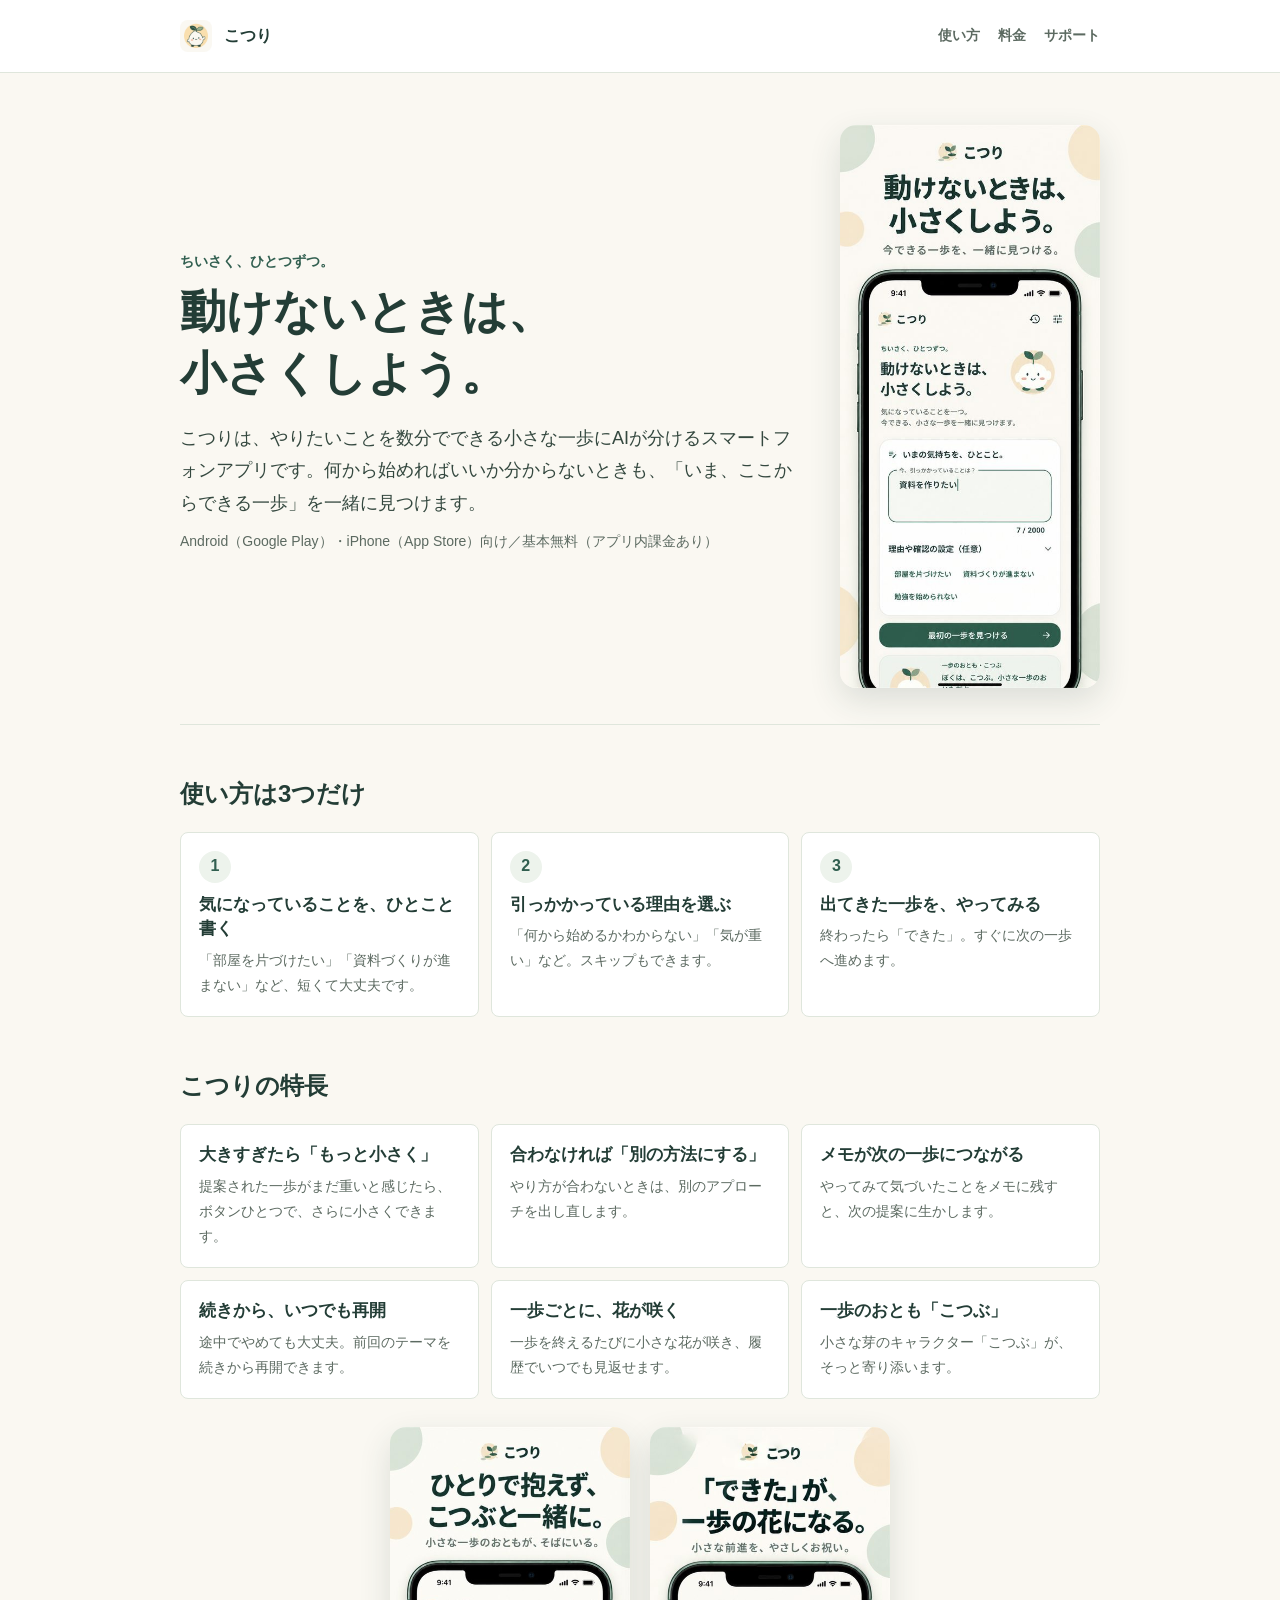
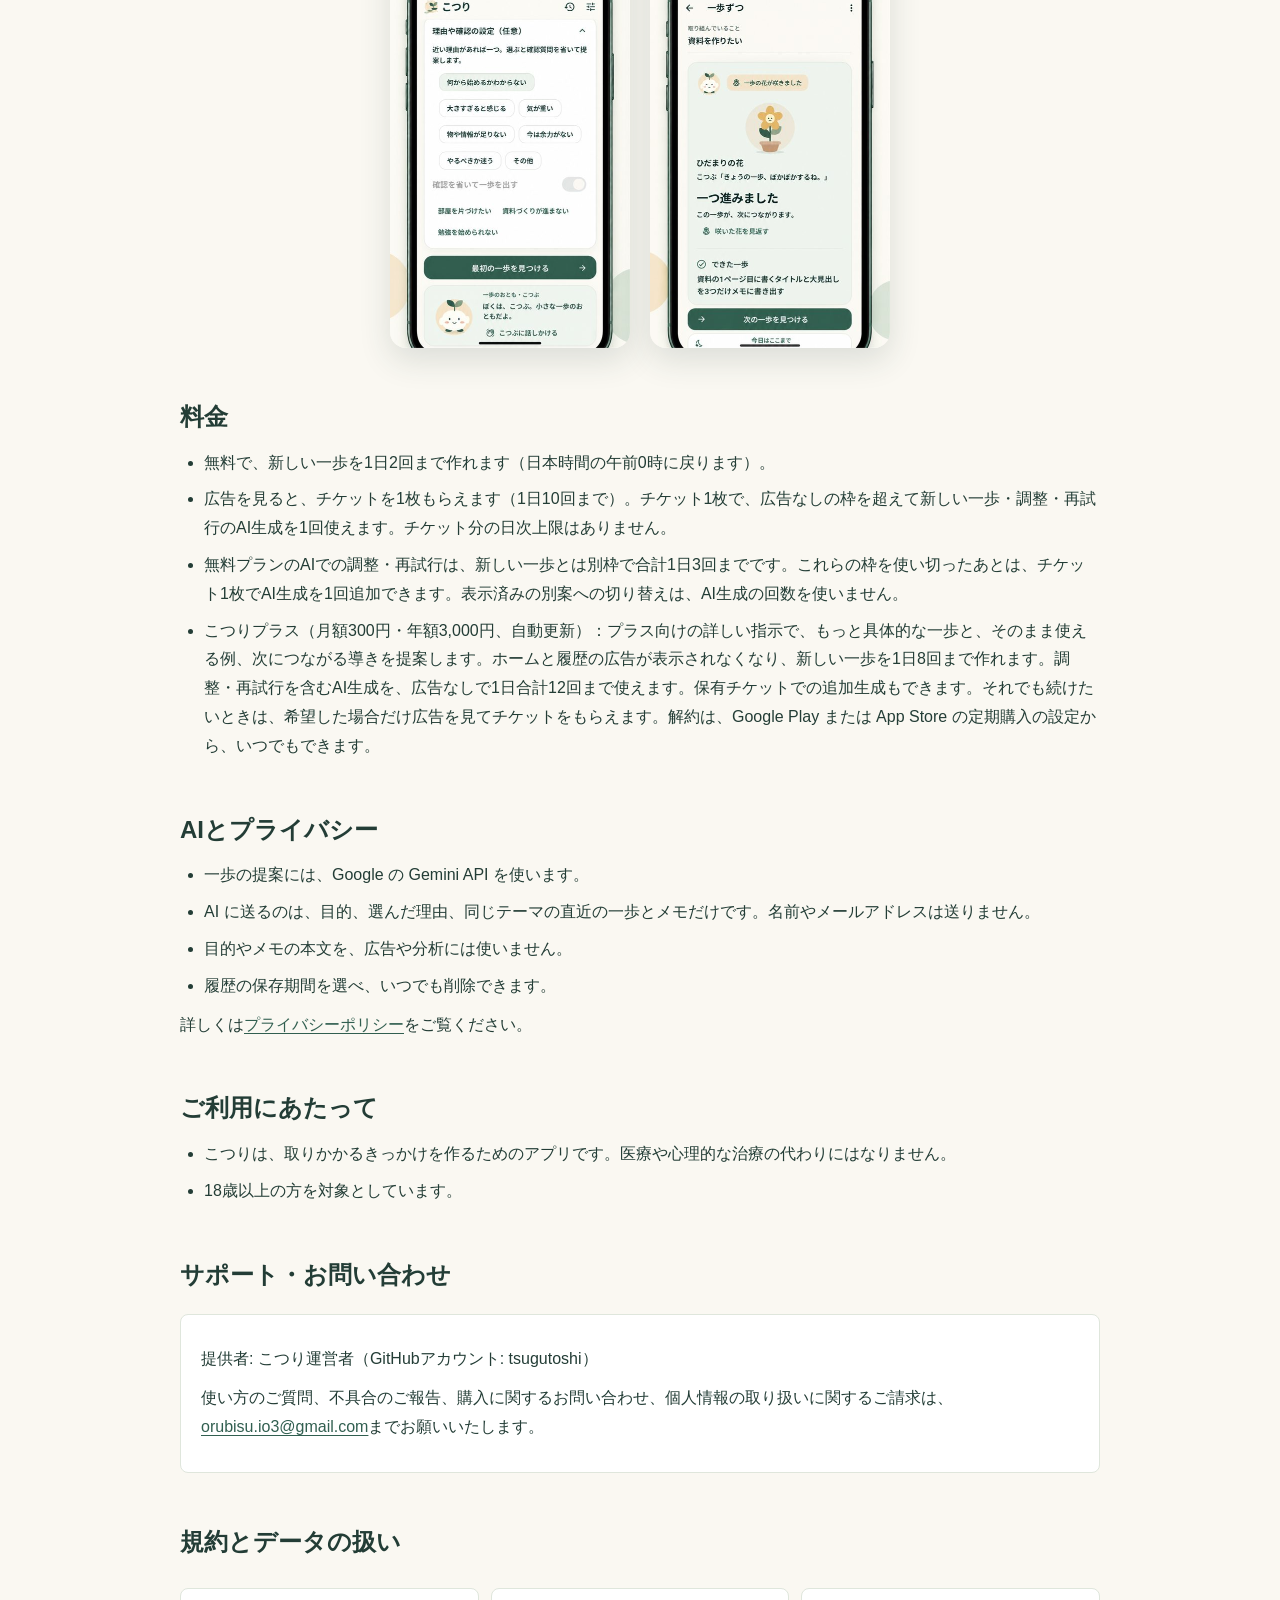
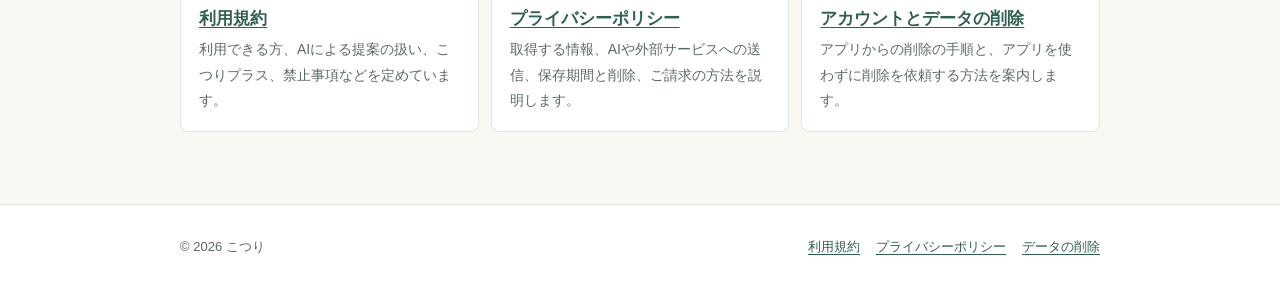
<file: index.html>
<!doctype html>
<html lang="ja">
  <head>
    <meta charset="utf-8">
    <meta name="viewport" content="width=device-width, initial-scale=1">
    <meta name="description" content="こつりは、やりたいことを数分でできる小さな一歩にAIが分けるスマートフォンアプリです。動けない日も、いまここからできる一歩を一緒に見つけます。">
    <title>こつり - 小さな一歩を見つけるアプリ</title>
    <meta property="og:title" content="こつり - 小さな一歩を見つけるアプリ">
    <meta property="og:description" content="動けないときは、小さくしよう。やりたいことを、数分でできる小さな一歩にAIが分けます。">
    <meta property="og:type" content="website">
    <meta property="og:url" content="https://tsugutoshi.github.io/kotsuri-legal/">
    <meta property="og:image" content="https://tsugutoshi.github.io/kotsuri-legal/assets/kotsuri-icon.png">
    <link rel="icon" href="assets/kotsuri-icon.png">
    <link rel="apple-touch-icon" href="assets/kotsuri-icon.png">
    <link rel="stylesheet" href="assets/legal.css">
  </head>
  <body>
    <header class="site-header">
      <div class="header-inner">
        <a class="brand" href="index.html" aria-label="こつり トップ">
          <img class="brand-icon" src="assets/kotsuri-icon.png" alt="" width="32" height="32">
          <span>こつり</span>
        </a>
        <nav class="site-nav" aria-label="ページ内">
          <a href="#how">使い方</a>
          <a href="#pricing">料金</a>
          <a href="#support">サポート</a>
        </nav>
      </div>
    </header>

    <main class="page">
      <section class="hero">
        <div class="hero-text">
          <p class="eyebrow">ちいさく、ひとつずつ。</p>
          <h1>動けないときは、<br>小さくしよう。</h1>
          <p class="lead">こつりは、やりたいことを数分でできる小さな一歩にAIが分けるスマートフォンアプリです。何から始めればいいか分からないときも、「いま、ここからできる一歩」を一緒に見つけます。</p>
          <p class="platforms">Android（Google Play）・iPhone（App Store）向け／基本無料（アプリ内課金あり）</p>
        </div>
        <img class="hero-screen" src="assets/screen-small-step.jpg" alt="こつりのホーム画面。気になっていることを一言入力して、最初の一歩を見つける" width="480" height="1039">
      </section>

      <section class="legal-section" id="how">
        <h2>使い方は3つだけ</h2>
        <ol class="steps">
          <li>
            <h3>気になっていることを、ひとこと書く</h3>
            <p>「部屋を片づけたい」「資料づくりが進まない」など、短くて大丈夫です。</p>
          </li>
          <li>
            <h3>引っかかっている理由を選ぶ</h3>
            <p>「何から始めるかわからない」「気が重い」など。スキップもできます。</p>
          </li>
          <li>
            <h3>出てきた一歩を、やってみる</h3>
            <p>終わったら「できた」。すぐに次の一歩へ進めます。</p>
          </li>
        </ol>
      </section>

      <section class="legal-section" id="features">
        <h2>こつりの特長</h2>
        <div class="feature-grid">
          <div class="feature">
            <h3>大きすぎたら「もっと小さく」</h3>
            <p>提案された一歩がまだ重いと感じたら、ボタンひとつで、さらに小さくできます。</p>
          </div>
          <div class="feature">
            <h3>合わなければ「別の方法にする」</h3>
            <p>やり方が合わないときは、別のアプローチを出し直します。</p>
          </div>
          <div class="feature">
            <h3>メモが次の一歩につながる</h3>
            <p>やってみて気づいたことをメモに残すと、次の提案に生かします。</p>
          </div>
          <div class="feature">
            <h3>続きから、いつでも再開</h3>
            <p>途中でやめても大丈夫。前回のテーマを続きから再開できます。</p>
          </div>
          <div class="feature">
            <h3>一歩ごとに、花が咲く</h3>
            <p>一歩を終えるたびに小さな花が咲き、履歴でいつでも見返せます。</p>
          </div>
          <div class="feature">
            <h3>一歩のおとも「こつぶ」</h3>
            <p>小さな芽のキャラクター「こつぶ」が、そっと寄り添います。</p>
          </div>
        </div>
        <div class="screens">
          <img src="assets/screen-companion.jpg" alt="一歩のおとも「こつぶ」が表示された画面" width="480" height="1041" loading="lazy">
          <img src="assets/screen-bloom.jpg" alt="一歩を終えて花が咲いた画面" width="480" height="1041" loading="lazy">
        </div>
      </section>

      <section class="legal-section" id="pricing">
        <h2>料金</h2>
        <ul>
          <li>無料で、新しい一歩を1日2回まで作れます（日本時間の午前0時に戻ります）。</li>
          <li>広告を見ると、チケットを1枚もらえます（1日10回まで）。チケット1枚で、広告なしの枠を超えて新しい一歩・調整・再試行のAI生成を1回使えます。チケット分の日次上限はありません。</li>
          <li>無料プランのAIでの調整・再試行は、新しい一歩とは別枠で合計1日3回までです。これらの枠を使い切ったあとは、チケット1枚でAI生成を1回追加できます。表示済みの別案への切り替えは、AI生成の回数を使いません。</li>
          <li>こつりプラス（月額300円・年額3,000円、自動更新）：プラス向けの詳しい指示で、もっと具体的な一歩と、そのまま使える例、次につながる導きを提案します。ホームと履歴の広告が表示されなくなり、新しい一歩を1日8回まで作れます。調整・再試行を含むAI生成を、広告なしで1日合計12回まで使えます。保有チケットでの追加生成もできます。それでも続けたいときは、希望した場合だけ広告を見てチケットをもらえます。解約は、Google Play または App Store の定期購入の設定から、いつでもできます。</li>
        </ul>
      </section>

      <section class="legal-section" id="privacy">
        <h2>AIとプライバシー</h2>
        <ul>
          <li>一歩の提案には、Google の Gemini API を使います。</li>
          <li>AI に送るのは、目的、選んだ理由、同じテーマの直近の一歩とメモだけです。名前やメールアドレスは送りません。</li>
          <li>目的やメモの本文を、広告や分析には使いません。</li>
          <li>履歴の保存期間を選べ、いつでも削除できます。</li>
        </ul>
        <p>詳しくは<a href="privacy.html">プライバシーポリシー</a>をご覧ください。</p>
      </section>

      <section class="legal-section" id="notes">
        <h2>ご利用にあたって</h2>
        <ul>
          <li>こつりは、取りかかるきっかけを作るためのアプリです。医療や心理的な治療の代わりにはなりません。</li>
          <li>18歳以上の方を対象としています。</li>
        </ul>
      </section>

      <section class="legal-section" id="support">
        <h2>サポート・お問い合わせ</h2>
        <div class="contact-block">
          <p>提供者: こつり運営者（GitHubアカウント: tsugutoshi）</p>
          <p>使い方のご質問、不具合のご報告、購入に関するお問い合わせ、個人情報の取り扱いに関するご請求は、<a href="mailto:orubisu.io3@gmail.com">orubisu.io3@gmail.com</a>までお願いいたします。</p>
        </div>
      </section>

      <section class="legal-section" id="legal">
        <h2>規約とデータの扱い</h2>
        <div class="link-list" aria-label="文書一覧">
          <section class="link-item">
            <h3><a href="terms.html">利用規約</a></h3>
            <p>利用できる方、AIによる提案の扱い、こつりプラス、禁止事項などを定めています。</p>
          </section>
          <section class="link-item">
            <h3><a href="privacy.html">プライバシーポリシー</a></h3>
            <p>取得する情報、AIや外部サービスへの送信、保存期間と削除、ご請求の方法を説明します。</p>
          </section>
          <section class="link-item">
            <h3><a href="delete.html">アカウントとデータの削除</a></h3>
            <p>アプリからの削除の手順と、アプリを使わずに削除を依頼する方法を案内します。</p>
          </section>
        </div>
      </section>
    </main>

    <footer class="site-footer">
      <div class="site-footer-inner">
        <p>&copy; 2026 こつり</p>
        <div class="footer-links">
          <a href="terms.html">利用規約</a>
          <a href="privacy.html">プライバシーポリシー</a>
          <a href="delete.html">データの削除</a>
        </div>
      </div>
    </footer>
  </body>
</html>
</file>
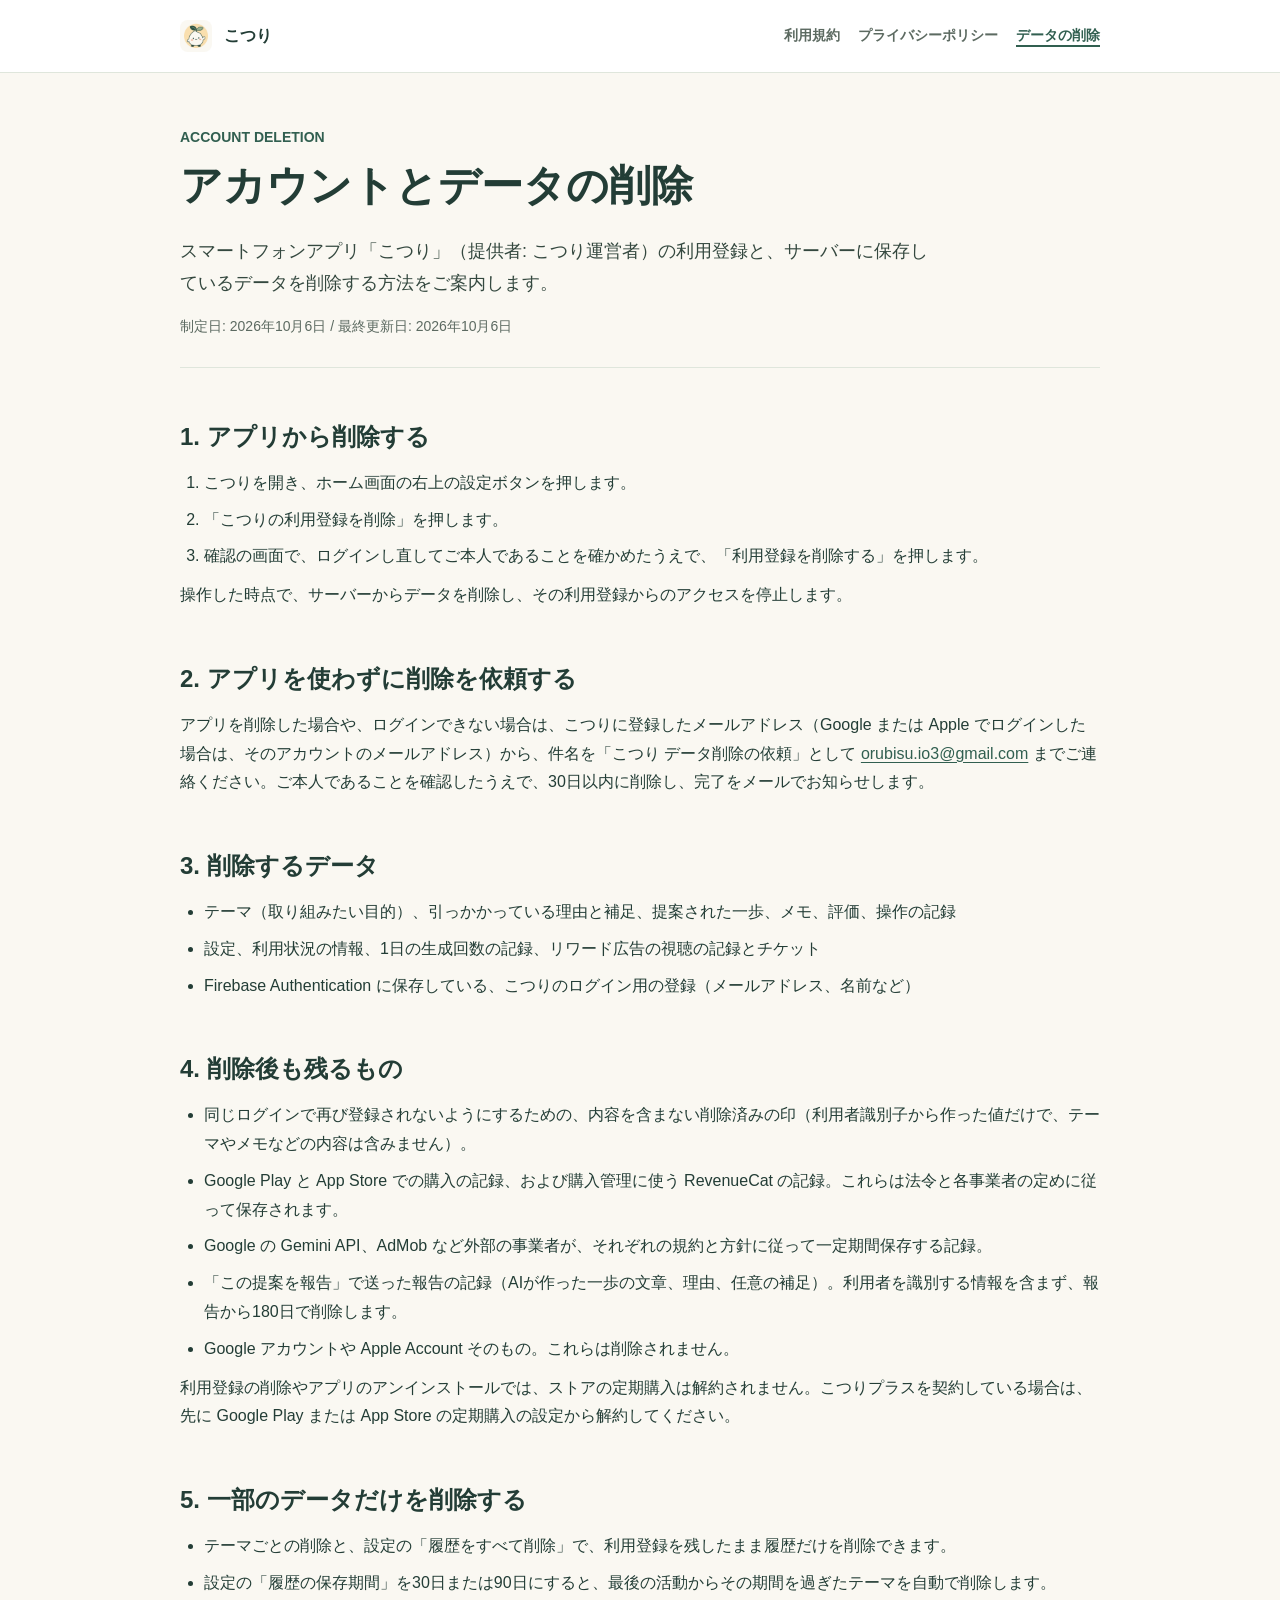
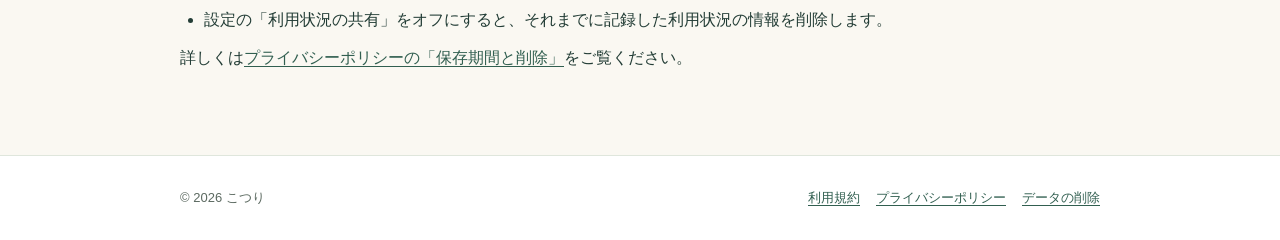
<file: delete.html>
<!doctype html>
<html lang="ja">
  <head>
    <meta charset="utf-8">
    <meta name="viewport" content="width=device-width, initial-scale=1">
    <meta name="description" content="こつり アカウントとデータの削除">
    <title>アカウントとデータの削除 | こつり</title>
    <link rel="icon" href="assets/kotsuri-icon.png">
    <link rel="stylesheet" href="assets/legal.css">
  </head>
  <body>
    <header class="site-header">
      <div class="header-inner">
        <a class="brand" href="index.html" aria-label="こつり トップ">
          <img class="brand-icon" src="assets/kotsuri-icon.png" alt="" width="32" height="32">
          <span>こつり</span>
        </a>
        <nav class="site-nav" aria-label="法的情報">
          <a href="terms.html">利用規約</a>
          <a href="privacy.html">プライバシーポリシー</a>
          <a href="delete.html" aria-current="page">データの削除</a>
        </nav>
      </div>
    </header>

    <main class="page">
      <header class="document-header">
        <p class="eyebrow">ACCOUNT DELETION</p>
        <h1>アカウントとデータの削除</h1>
        <p class="lead">
          スマートフォンアプリ「こつり」（提供者: こつり運営者）の利用登録と、サーバーに保存しているデータを削除する方法をご案内します。
        </p>
        <p class="updated">制定日: 2026年10月6日 / 最終更新日: 2026年10月6日</p>
      </header>

      <section class="legal-section" id="in-app">
        <h2>1. アプリから削除する</h2>
        <ol>
          <li>こつりを開き、ホーム画面の右上の設定ボタンを押します。</li>
          <li>「こつりの利用登録を削除」を押します。</li>
          <li>確認の画面で、ログインし直してご本人であることを確かめたうえで、「利用登録を削除する」を押します。</li>
        </ol>
        <p>操作した時点で、サーバーからデータを削除し、その利用登録からのアクセスを停止します。</p>
      </section>

      <section class="legal-section" id="request">
        <h2>2. アプリを使わずに削除を依頼する</h2>
        <p>
          アプリを削除した場合や、ログインできない場合は、こつりに登録したメールアドレス（Google または Apple でログインした場合は、そのアカウントのメールアドレス）から、件名を「こつり データ削除の依頼」として
          <a href="mailto:orubisu.io3@gmail.com">orubisu.io3@gmail.com</a>
          までご連絡ください。ご本人であることを確認したうえで、30日以内に削除し、完了をメールでお知らせします。
        </p>
      </section>

      <section class="legal-section" id="deleted">
        <h2>3. 削除するデータ</h2>
        <ul>
          <li>テーマ（取り組みたい目的）、引っかかっている理由と補足、提案された一歩、メモ、評価、操作の記録</li>
          <li>設定、利用状況の情報、1日の生成回数の記録、リワード広告の視聴の記録とチケット</li>
          <li>Firebase Authentication に保存している、こつりのログイン用の登録（メールアドレス、名前など）</li>
        </ul>
      </section>

      <section class="legal-section" id="kept">
        <h2>4. 削除後も残るもの</h2>
        <ul>
          <li>同じログインで再び登録されないようにするための、内容を含まない削除済みの印（利用者識別子から作った値だけで、テーマやメモなどの内容は含みません）。</li>
          <li>Google Play と App Store での購入の記録、および購入管理に使う RevenueCat の記録。これらは法令と各事業者の定めに従って保存されます。</li>
          <li>Google の Gemini API、AdMob など外部の事業者が、それぞれの規約と方針に従って一定期間保存する記録。</li>
          <li>「この提案を報告」で送った報告の記録（AIが作った一歩の文章、理由、任意の補足）。利用者を識別する情報を含まず、報告から180日で削除します。</li>
          <li>Google アカウントや Apple Account そのもの。これらは削除されません。</li>
        </ul>
        <p>
          利用登録の削除やアプリのアンインストールでは、ストアの定期購入は解約されません。こつりプラスを契約している場合は、先に Google Play または App Store の定期購入の設定から解約してください。
        </p>
      </section>

      <section class="legal-section" id="partial">
        <h2>5. 一部のデータだけを削除する</h2>
        <ul>
          <li>テーマごとの削除と、設定の「履歴をすべて削除」で、利用登録を残したまま履歴だけを削除できます。</li>
          <li>設定の「履歴の保存期間」を30日または90日にすると、最後の活動からその期間を過ぎたテーマを自動で削除します。</li>
          <li>設定の「利用状況の共有」をオフにすると、それまでに記録した利用状況の情報を削除します。</li>
        </ul>
        <p>詳しくは<a href="privacy.html#retention">プライバシーポリシーの「保存期間と削除」</a>をご覧ください。</p>
      </section>
    </main>

    <footer class="site-footer">
      <div class="site-footer-inner">
        <p>&copy; 2026 こつり</p>
        <div class="footer-links">
          <a href="terms.html">利用規約</a>
          <a href="privacy.html">プライバシーポリシー</a>
          <a href="delete.html">データの削除</a>
        </div>
      </div>
    </footer>
  </body>
</html>
</file>
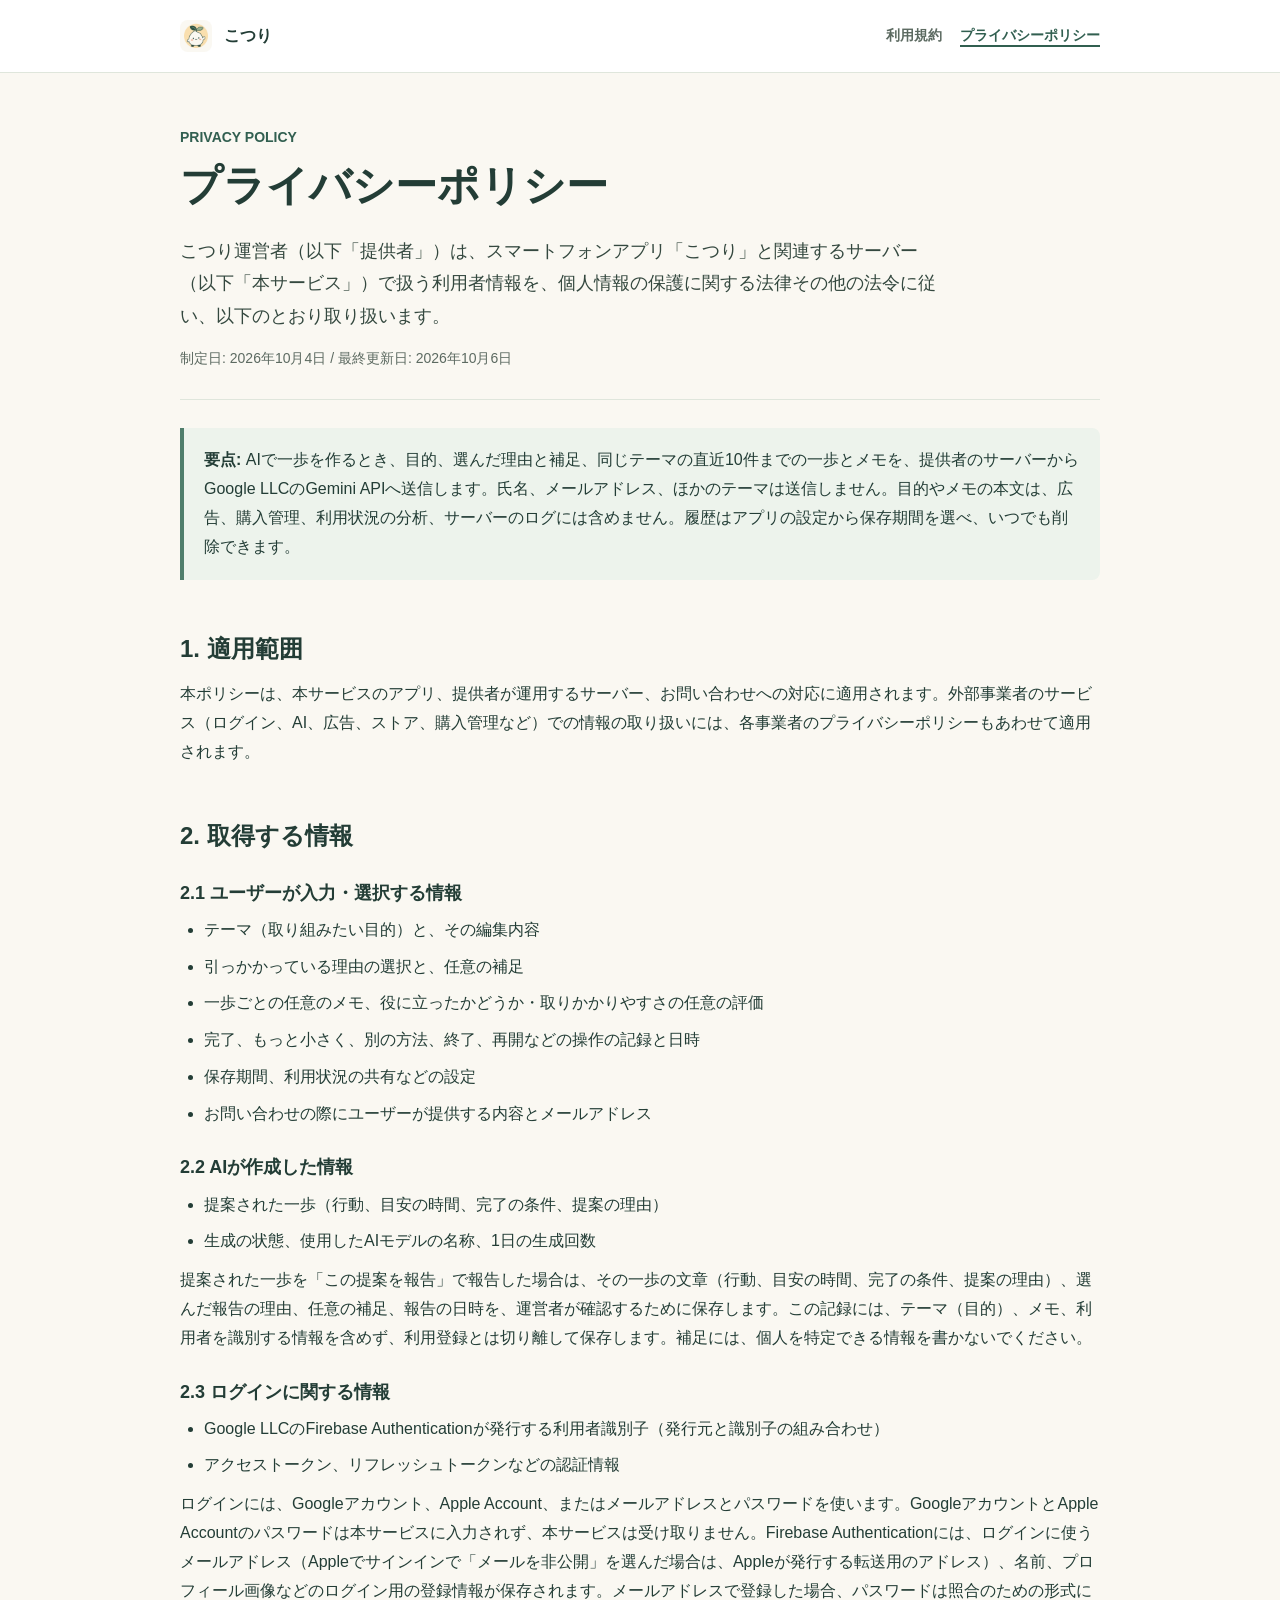
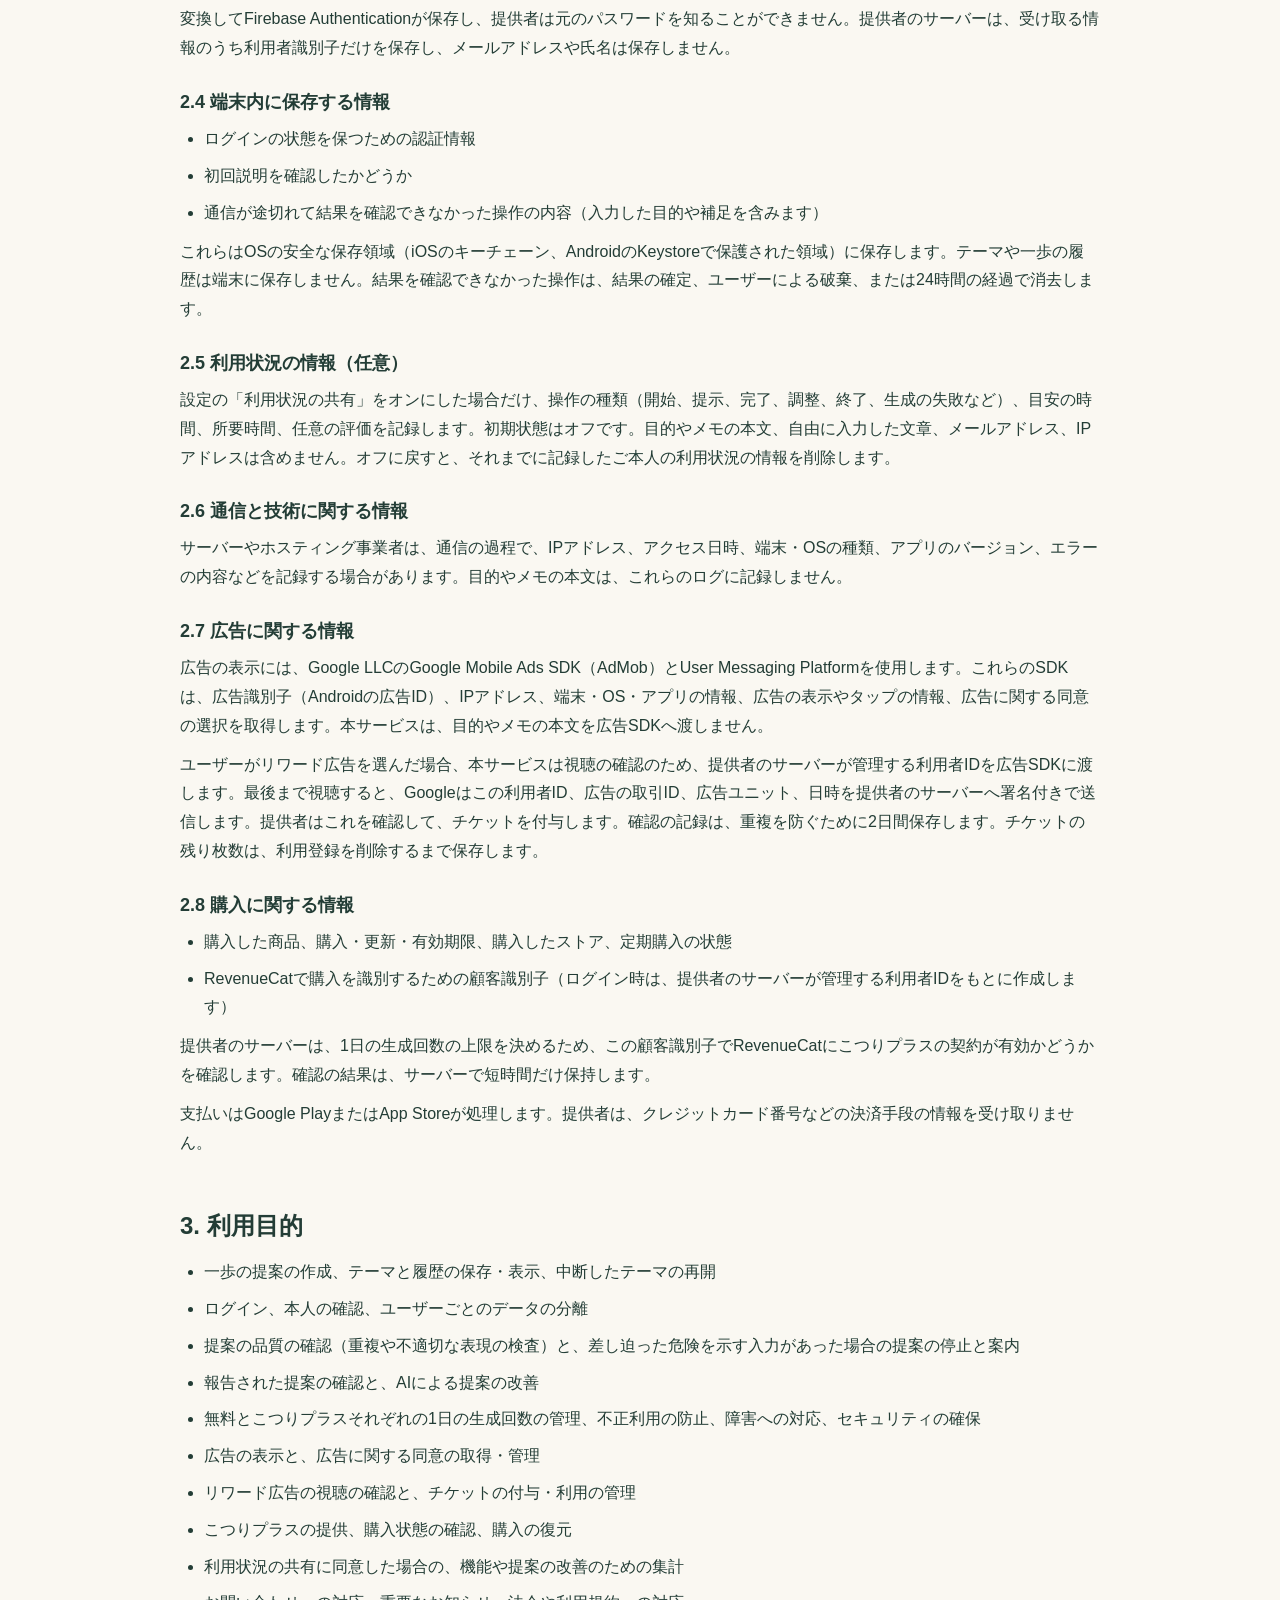
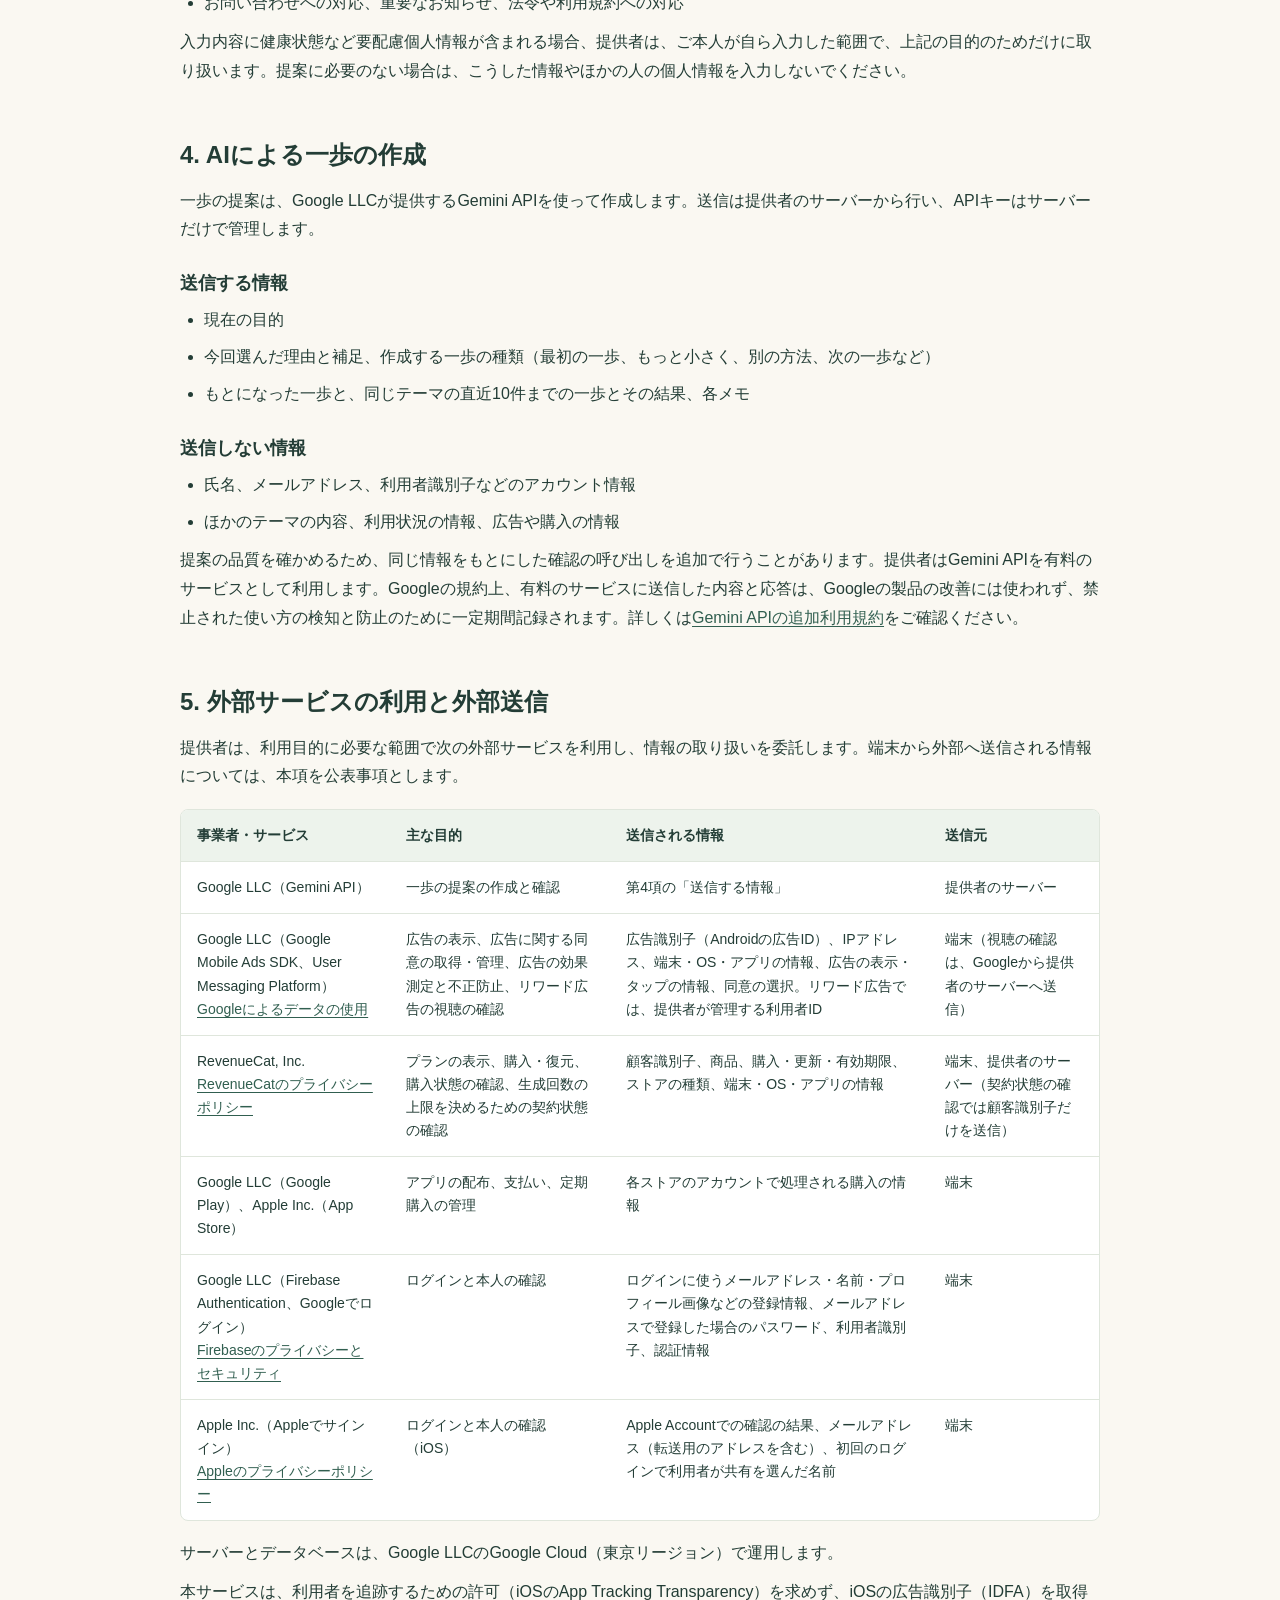
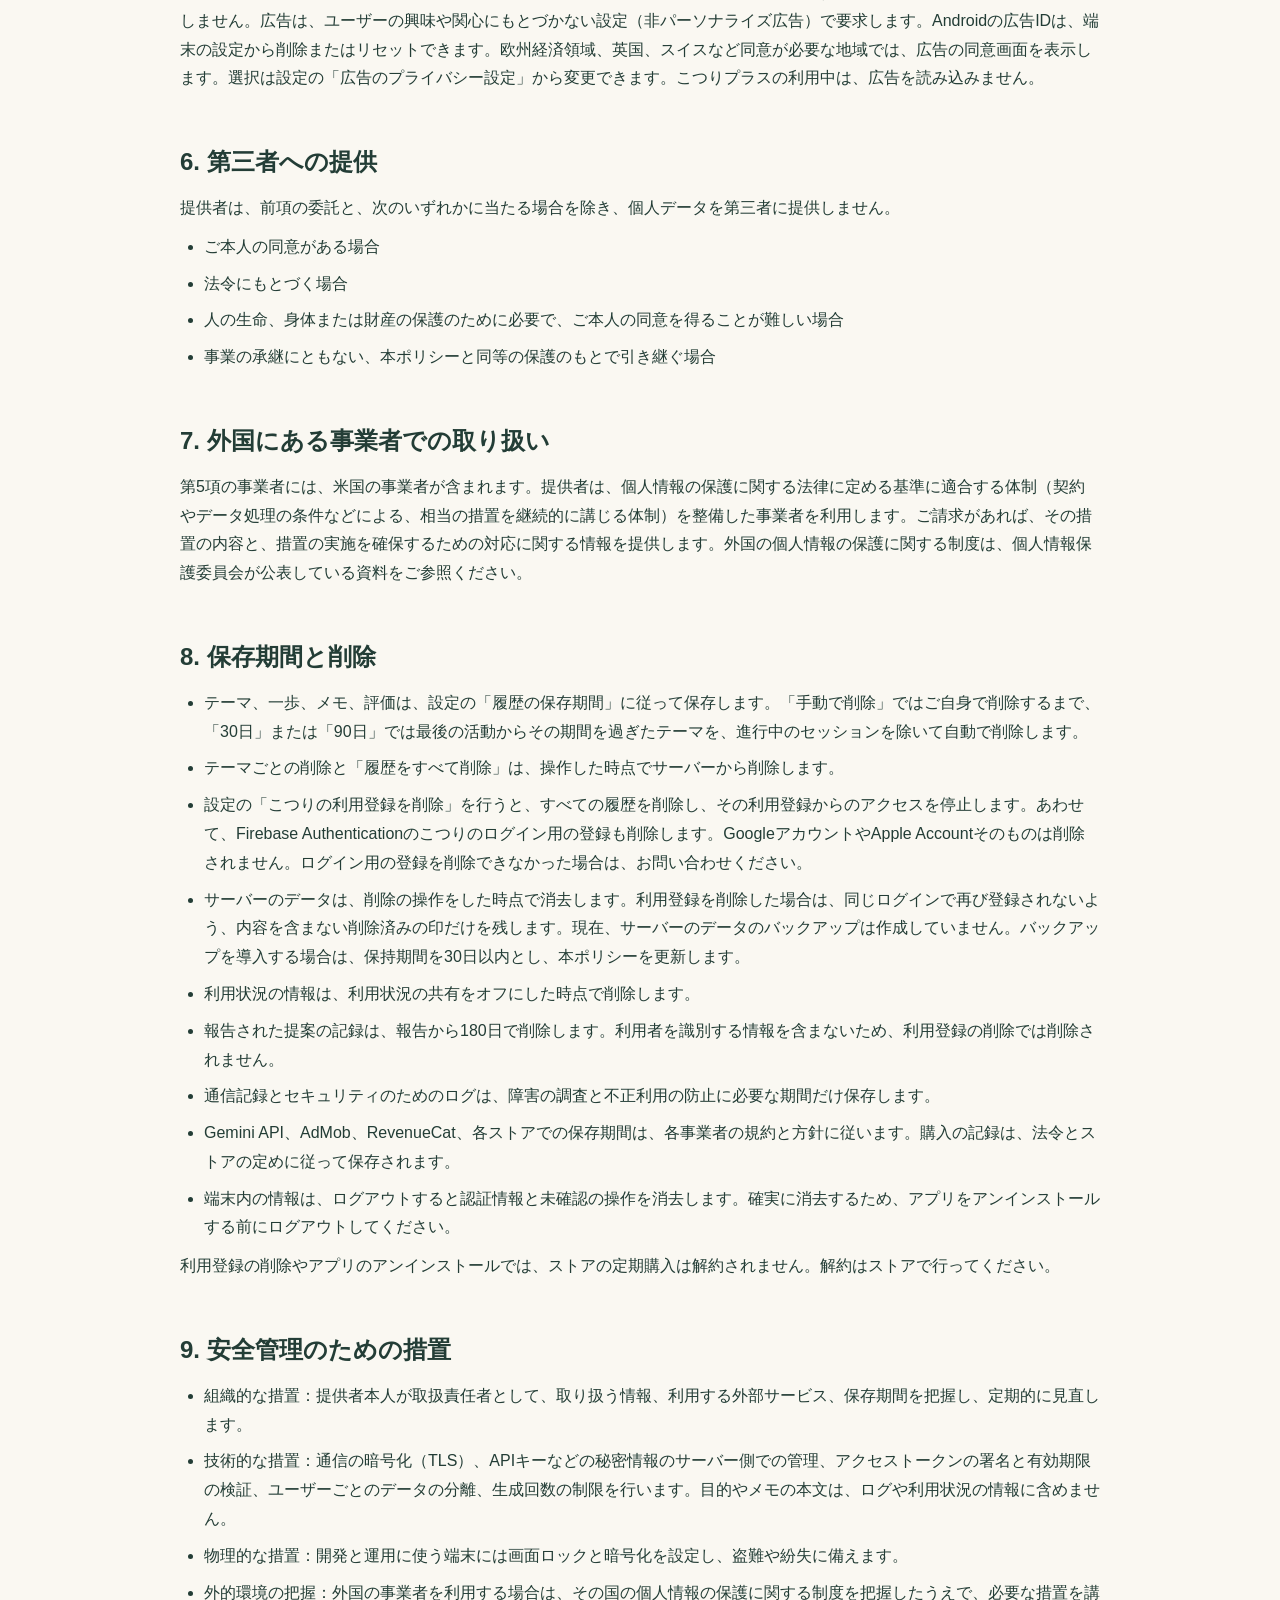
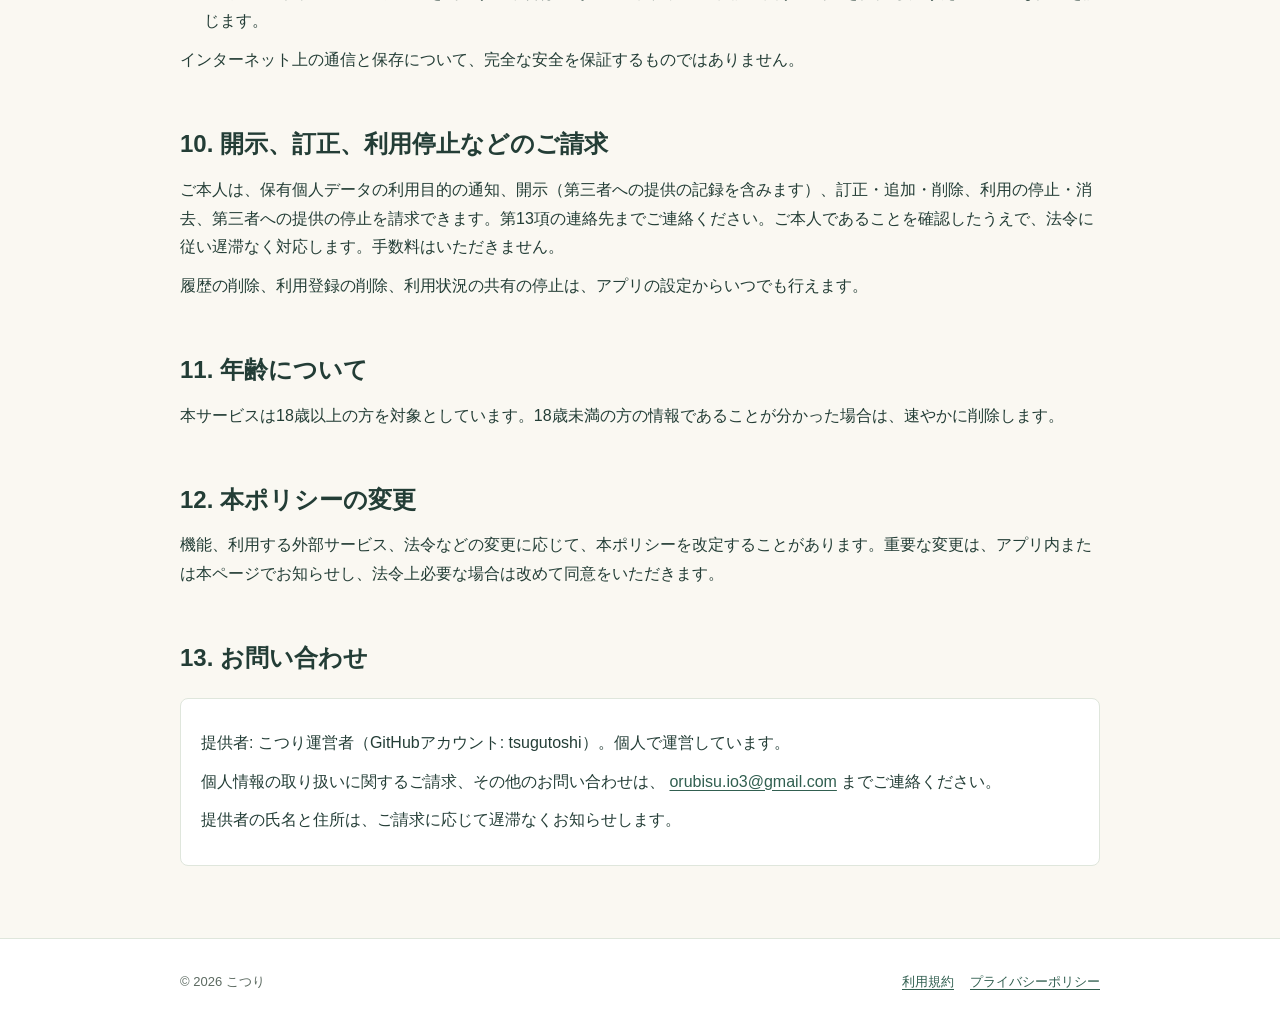
<file: privacy.html>
<!doctype html>
<html lang="ja">
  <head>
    <meta charset="utf-8">
    <meta name="viewport" content="width=device-width, initial-scale=1">
    <meta name="description" content="こつり プライバシーポリシー">
    <title>プライバシーポリシー | こつり</title>
    <link rel="icon" href="assets/kotsuri-icon.png">
    <link rel="stylesheet" href="assets/legal.css">
  </head>
  <body>
    <header class="site-header">
      <div class="header-inner">
        <a class="brand" href="index.html" aria-label="こつり トップ">
          <img class="brand-icon" src="assets/kotsuri-icon.png" alt="" width="32" height="32">
          <span>こつり</span>
        </a>
        <nav class="site-nav" aria-label="法的情報">
          <a href="terms.html">利用規約</a>
          <a href="privacy.html" aria-current="page">プライバシーポリシー</a>
        </nav>
      </div>
    </header>

    <main class="page">
      <header class="document-header">
        <p class="eyebrow">PRIVACY POLICY</p>
        <h1>プライバシーポリシー</h1>
        <p class="lead">
          こつり運営者（以下「提供者」）は、スマートフォンアプリ「こつり」と関連するサーバー（以下「本サービス」）で扱う利用者情報を、個人情報の保護に関する法律その他の法令に従い、以下のとおり取り扱います。
        </p>
        <p class="updated">制定日: 2026年10月4日 / 最終更新日: 2026年10月6日</p>
      </header>

      <div class="notice">
        <strong>要点:</strong>
        AIで一歩を作るとき、目的、選んだ理由と補足、同じテーマの直近10件までの一歩とメモを、提供者のサーバーからGoogle LLCのGemini APIへ送信します。氏名、メールアドレス、ほかのテーマは送信しません。目的やメモの本文は、広告、購入管理、利用状況の分析、サーバーのログには含めません。履歴はアプリの設定から保存期間を選べ、いつでも削除できます。
      </div>

      <section class="legal-section" id="scope">
        <h2>1. 適用範囲</h2>
        <p>
          本ポリシーは、本サービスのアプリ、提供者が運用するサーバー、お問い合わせへの対応に適用されます。外部事業者のサービス（ログイン、AI、広告、ストア、購入管理など）での情報の取り扱いには、各事業者のプライバシーポリシーもあわせて適用されます。
        </p>
      </section>

      <section class="legal-section" id="data">
        <h2>2. 取得する情報</h2>

        <h3>2.1 ユーザーが入力・選択する情報</h3>
        <ul>
          <li>テーマ（取り組みたい目的）と、その編集内容</li>
          <li>引っかかっている理由の選択と、任意の補足</li>
          <li>一歩ごとの任意のメモ、役に立ったかどうか・取りかかりやすさの任意の評価</li>
          <li>完了、もっと小さく、別の方法、終了、再開などの操作の記録と日時</li>
          <li>保存期間、利用状況の共有などの設定</li>
          <li>お問い合わせの際にユーザーが提供する内容とメールアドレス</li>
        </ul>

        <h3>2.2 AIが作成した情報</h3>
        <ul>
          <li>提案された一歩（行動、目安の時間、完了の条件、提案の理由）</li>
          <li>生成の状態、使用したAIモデルの名称、1日の生成回数</li>
        </ul>
        <p>
          提案された一歩を「この提案を報告」で報告した場合は、その一歩の文章（行動、目安の時間、完了の条件、提案の理由）、選んだ報告の理由、任意の補足、報告の日時を、運営者が確認するために保存します。この記録には、テーマ（目的）、メモ、利用者を識別する情報を含めず、利用登録とは切り離して保存します。補足には、個人を特定できる情報を書かないでください。
        </p>

        <h3>2.3 ログインに関する情報</h3>
        <ul>
          <li>Google LLCのFirebase Authenticationが発行する利用者識別子（発行元と識別子の組み合わせ）</li>
          <li>アクセストークン、リフレッシュトークンなどの認証情報</li>
        </ul>
        <p>
          ログインには、Googleアカウント、Apple Account、またはメールアドレスとパスワードを使います。GoogleアカウントとApple Accountのパスワードは本サービスに入力されず、本サービスは受け取りません。Firebase Authenticationには、ログインに使うメールアドレス（Appleでサインインで「メールを非公開」を選んだ場合は、Appleが発行する転送用のアドレス）、名前、プロフィール画像などのログイン用の登録情報が保存されます。メールアドレスで登録した場合、パスワードは照合のための形式に変換してFirebase Authenticationが保存し、提供者は元のパスワードを知ることができません。提供者のサーバーは、受け取る情報のうち利用者識別子だけを保存し、メールアドレスや氏名は保存しません。
        </p>

        <h3>2.4 端末内に保存する情報</h3>
        <ul>
          <li>ログインの状態を保つための認証情報</li>
          <li>初回説明を確認したかどうか</li>
          <li>通信が途切れて結果を確認できなかった操作の内容（入力した目的や補足を含みます）</li>
        </ul>
        <p>
          これらはOSの安全な保存領域（iOSのキーチェーン、AndroidのKeystoreで保護された領域）に保存します。テーマや一歩の履歴は端末に保存しません。結果を確認できなかった操作は、結果の確定、ユーザーによる破棄、または24時間の経過で消去します。
        </p>

        <h3>2.5 利用状況の情報（任意）</h3>
        <p>
          設定の「利用状況の共有」をオンにした場合だけ、操作の種類（開始、提示、完了、調整、終了、生成の失敗など）、目安の時間、所要時間、任意の評価を記録します。初期状態はオフです。目的やメモの本文、自由に入力した文章、メールアドレス、IPアドレスは含めません。オフに戻すと、それまでに記録したご本人の利用状況の情報を削除します。
        </p>

        <h3>2.6 通信と技術に関する情報</h3>
        <p>
          サーバーやホスティング事業者は、通信の過程で、IPアドレス、アクセス日時、端末・OSの種類、アプリのバージョン、エラーの内容などを記録する場合があります。目的やメモの本文は、これらのログに記録しません。
        </p>

        <h3>2.7 広告に関する情報</h3>
        <p>
          広告の表示には、Google LLCのGoogle Mobile Ads SDK（AdMob）とUser Messaging Platformを使用します。これらのSDKは、広告識別子（Androidの広告ID）、IPアドレス、端末・OS・アプリの情報、広告の表示やタップの情報、広告に関する同意の選択を取得します。本サービスは、目的やメモの本文を広告SDKへ渡しません。
        </p>
        <p>
          ユーザーがリワード広告を選んだ場合、本サービスは視聴の確認のため、提供者のサーバーが管理する利用者IDを広告SDKに渡します。最後まで視聴すると、Googleはこの利用者ID、広告の取引ID、広告ユニット、日時を提供者のサーバーへ署名付きで送信します。提供者はこれを確認して、チケットを付与します。確認の記録は、重複を防ぐために2日間保存します。チケットの残り枚数は、利用登録を削除するまで保存します。
        </p>

        <h3>2.8 購入に関する情報</h3>
        <ul>
          <li>購入した商品、購入・更新・有効期限、購入したストア、定期購入の状態</li>
          <li>RevenueCatで購入を識別するための顧客識別子（ログイン時は、提供者のサーバーが管理する利用者IDをもとに作成します）</li>
        </ul>
        <p>
          提供者のサーバーは、1日の生成回数の上限を決めるため、この顧客識別子でRevenueCatにこつりプラスの契約が有効かどうかを確認します。確認の結果は、サーバーで短時間だけ保持します。
        </p>
        <p>
          支払いはGoogle PlayまたはApp Storeが処理します。提供者は、クレジットカード番号などの決済手段の情報を受け取りません。
        </p>
      </section>

      <section class="legal-section" id="purpose">
        <h2>3. 利用目的</h2>
        <ul>
          <li>一歩の提案の作成、テーマと履歴の保存・表示、中断したテーマの再開</li>
          <li>ログイン、本人の確認、ユーザーごとのデータの分離</li>
          <li>提案の品質の確認（重複や不適切な表現の検査）と、差し迫った危険を示す入力があった場合の提案の停止と案内</li>
          <li>報告された提案の確認と、AIによる提案の改善</li>
          <li>無料とこつりプラスそれぞれの1日の生成回数の管理、不正利用の防止、障害への対応、セキュリティの確保</li>
          <li>広告の表示と、広告に関する同意の取得・管理</li>
          <li>リワード広告の視聴の確認と、チケットの付与・利用の管理</li>
          <li>こつりプラスの提供、購入状態の確認、購入の復元</li>
          <li>利用状況の共有に同意した場合の、機能や提案の改善のための集計</li>
          <li>お問い合わせへの対応、重要なお知らせ、法令や利用規約への対応</li>
        </ul>
        <p>
          入力内容に健康状態など要配慮個人情報が含まれる場合、提供者は、ご本人が自ら入力した範囲で、上記の目的のためだけに取り扱います。提案に必要のない場合は、こうした情報やほかの人の個人情報を入力しないでください。
        </p>
      </section>

      <section class="legal-section" id="ai">
        <h2>4. AIによる一歩の作成</h2>
        <p>
          一歩の提案は、Google LLCが提供するGemini APIを使って作成します。送信は提供者のサーバーから行い、APIキーはサーバーだけで管理します。
        </p>
        <h3>送信する情報</h3>
        <ul>
          <li>現在の目的</li>
          <li>今回選んだ理由と補足、作成する一歩の種類（最初の一歩、もっと小さく、別の方法、次の一歩など）</li>
          <li>もとになった一歩と、同じテーマの直近10件までの一歩とその結果、各メモ</li>
        </ul>
        <h3>送信しない情報</h3>
        <ul>
          <li>氏名、メールアドレス、利用者識別子などのアカウント情報</li>
          <li>ほかのテーマの内容、利用状況の情報、広告や購入の情報</li>
        </ul>
        <p>
          提案の品質を確かめるため、同じ情報をもとにした確認の呼び出しを追加で行うことがあります。提供者はGemini APIを有料のサービスとして利用します。Googleの規約上、有料のサービスに送信した内容と応答は、Googleの製品の改善には使われず、禁止された使い方の検知と防止のために一定期間記録されます。詳しくは<a href="https://ai.google.dev/gemini-api/terms" rel="noopener noreferrer">Gemini APIの追加利用規約</a>をご確認ください。
        </p>
      </section>

      <section class="legal-section" id="external">
        <h2>5. 外部サービスの利用と外部送信</h2>
        <p>
          提供者は、利用目的に必要な範囲で次の外部サービスを利用し、情報の取り扱いを委託します。端末から外部へ送信される情報については、本項を公表事項とします。
        </p>
        <div class="table-wrap">
          <table>
            <thead>
              <tr>
                <th scope="col">事業者・サービス</th>
                <th scope="col">主な目的</th>
                <th scope="col">送信される情報</th>
                <th scope="col">送信元</th>
              </tr>
            </thead>
            <tbody>
              <tr>
                <td>Google LLC（Gemini API）</td>
                <td>一歩の提案の作成と確認</td>
                <td>第4項の「送信する情報」</td>
                <td>提供者のサーバー</td>
              </tr>
              <tr>
                <td>Google LLC（Google Mobile Ads SDK、User Messaging Platform）<br><a href="https://policies.google.com/technologies/partner-sites?hl=ja" rel="noopener noreferrer">Googleによるデータの使用</a></td>
                <td>広告の表示、広告に関する同意の取得・管理、広告の効果測定と不正防止、リワード広告の視聴の確認</td>
                <td>広告識別子（Androidの広告ID）、IPアドレス、端末・OS・アプリの情報、広告の表示・タップの情報、同意の選択。リワード広告では、提供者が管理する利用者ID</td>
                <td>端末（視聴の確認は、Googleから提供者のサーバーへ送信）</td>
              </tr>
              <tr>
                <td>RevenueCat, Inc.<br><a href="https://www.revenuecat.com/privacy/" rel="noopener noreferrer">RevenueCatのプライバシーポリシー</a></td>
                <td>プランの表示、購入・復元、購入状態の確認、生成回数の上限を決めるための契約状態の確認</td>
                <td>顧客識別子、商品、購入・更新・有効期限、ストアの種類、端末・OS・アプリの情報</td>
                <td>端末、提供者のサーバー（契約状態の確認では顧客識別子だけを送信）</td>
              </tr>
              <tr>
                <td>Google LLC（Google Play）、Apple Inc.（App Store）</td>
                <td>アプリの配布、支払い、定期購入の管理</td>
                <td>各ストアのアカウントで処理される購入の情報</td>
                <td>端末</td>
              </tr>
              <tr>
                <td>Google LLC（Firebase Authentication、Googleでログイン）<br><a href="https://firebase.google.com/support/privacy?hl=ja" rel="noopener noreferrer">Firebaseのプライバシーとセキュリティ</a></td>
                <td>ログインと本人の確認</td>
                <td>ログインに使うメールアドレス・名前・プロフィール画像などの登録情報、メールアドレスで登録した場合のパスワード、利用者識別子、認証情報</td>
                <td>端末</td>
              </tr>
              <tr>
                <td>Apple Inc.（Appleでサインイン）<br><a href="https://www.apple.com/jp/legal/privacy/" rel="noopener noreferrer">Appleのプライバシーポリシー</a></td>
                <td>ログインと本人の確認（iOS）</td>
                <td>Apple Accountでの確認の結果、メールアドレス（転送用のアドレスを含む）、初回のログインで利用者が共有を選んだ名前</td>
                <td>端末</td>
              </tr>
            </tbody>
          </table>
        </div>
        <p>
          サーバーとデータベースは、Google LLCのGoogle Cloud（東京リージョン）で運用します。
        </p>
        <p>
          本サービスは、利用者を追跡するための許可（iOSのApp Tracking Transparency）を求めず、iOSの広告識別子（IDFA）を取得しません。広告は、ユーザーの興味や関心にもとづかない設定（非パーソナライズ広告）で要求します。Androidの広告IDは、端末の設定から削除またはリセットできます。欧州経済領域、英国、スイスなど同意が必要な地域では、広告の同意画面を表示します。選択は設定の「広告のプライバシー設定」から変更できます。こつりプラスの利用中は、広告を読み込みません。
        </p>
      </section>

      <section class="legal-section" id="third-party">
        <h2>6. 第三者への提供</h2>
        <p>
          提供者は、前項の委託と、次のいずれかに当たる場合を除き、個人データを第三者に提供しません。
        </p>
        <ul>
          <li>ご本人の同意がある場合</li>
          <li>法令にもとづく場合</li>
          <li>人の生命、身体または財産の保護のために必要で、ご本人の同意を得ることが難しい場合</li>
          <li>事業の承継にともない、本ポリシーと同等の保護のもとで引き継ぐ場合</li>
        </ul>
      </section>

      <section class="legal-section" id="overseas">
        <h2>7. 外国にある事業者での取り扱い</h2>
        <p>
          第5項の事業者には、米国の事業者が含まれます。提供者は、個人情報の保護に関する法律に定める基準に適合する体制（契約やデータ処理の条件などによる、相当の措置を継続的に講じる体制）を整備した事業者を利用します。ご請求があれば、その措置の内容と、措置の実施を確保するための対応に関する情報を提供します。外国の個人情報の保護に関する制度は、個人情報保護委員会が公表している資料をご参照ください。
        </p>
      </section>

      <section class="legal-section" id="retention">
        <h2>8. 保存期間と削除</h2>
        <ul>
          <li>テーマ、一歩、メモ、評価は、設定の「履歴の保存期間」に従って保存します。「手動で削除」ではご自身で削除するまで、「30日」または「90日」では最後の活動からその期間を過ぎたテーマを、進行中のセッションを除いて自動で削除します。</li>
          <li>テーマごとの削除と「履歴をすべて削除」は、操作した時点でサーバーから削除します。</li>
          <li>設定の「こつりの利用登録を削除」を行うと、すべての履歴を削除し、その利用登録からのアクセスを停止します。あわせて、Firebase Authenticationのこつりのログイン用の登録も削除します。GoogleアカウントやApple Accountそのものは削除されません。ログイン用の登録を削除できなかった場合は、お問い合わせください。</li>
          <li>サーバーのデータは、削除の操作をした時点で消去します。利用登録を削除した場合は、同じログインで再び登録されないよう、内容を含まない削除済みの印だけを残します。現在、サーバーのデータのバックアップは作成していません。バックアップを導入する場合は、保持期間を30日以内とし、本ポリシーを更新します。</li>
          <li>利用状況の情報は、利用状況の共有をオフにした時点で削除します。</li>
          <li>報告された提案の記録は、報告から180日で削除します。利用者を識別する情報を含まないため、利用登録の削除では削除されません。</li>
          <li>通信記録とセキュリティのためのログは、障害の調査と不正利用の防止に必要な期間だけ保存します。</li>
          <li>Gemini API、AdMob、RevenueCat、各ストアでの保存期間は、各事業者の規約と方針に従います。購入の記録は、法令とストアの定めに従って保存されます。</li>
          <li>端末内の情報は、ログアウトすると認証情報と未確認の操作を消去します。確実に消去するため、アプリをアンインストールする前にログアウトしてください。</li>
        </ul>
        <p>
          利用登録の削除やアプリのアンインストールでは、ストアの定期購入は解約されません。解約はストアで行ってください。
        </p>
      </section>

      <section class="legal-section" id="security">
        <h2>9. 安全管理のための措置</h2>
        <ul>
          <li>組織的な措置：提供者本人が取扱責任者として、取り扱う情報、利用する外部サービス、保存期間を把握し、定期的に見直します。</li>
          <li>技術的な措置：通信の暗号化（TLS）、APIキーなどの秘密情報のサーバー側での管理、アクセストークンの署名と有効期限の検証、ユーザーごとのデータの分離、生成回数の制限を行います。目的やメモの本文は、ログや利用状況の情報に含めません。</li>
          <li>物理的な措置：開発と運用に使う端末には画面ロックと暗号化を設定し、盗難や紛失に備えます。</li>
          <li>外的環境の把握：外国の事業者を利用する場合は、その国の個人情報の保護に関する制度を把握したうえで、必要な措置を講じます。</li>
        </ul>
        <p>
          インターネット上の通信と保存について、完全な安全を保証するものではありません。
        </p>
      </section>

      <section class="legal-section" id="rights">
        <h2>10. 開示、訂正、利用停止などのご請求</h2>
        <p>
          ご本人は、保有個人データの利用目的の通知、開示（第三者への提供の記録を含みます）、訂正・追加・削除、利用の停止・消去、第三者への提供の停止を請求できます。第13項の連絡先までご連絡ください。ご本人であることを確認したうえで、法令に従い遅滞なく対応します。手数料はいただきません。
        </p>
        <p>
          履歴の削除、利用登録の削除、利用状況の共有の停止は、アプリの設定からいつでも行えます。
        </p>
      </section>

      <section class="legal-section" id="age">
        <h2>11. 年齢について</h2>
        <p>
          本サービスは18歳以上の方を対象としています。18歳未満の方の情報であることが分かった場合は、速やかに削除します。
        </p>
      </section>

      <section class="legal-section" id="changes">
        <h2>12. 本ポリシーの変更</h2>
        <p>
          機能、利用する外部サービス、法令などの変更に応じて、本ポリシーを改定することがあります。重要な変更は、アプリ内または本ページでお知らせし、法令上必要な場合は改めて同意をいただきます。
        </p>
      </section>

      <section class="legal-section" id="contact">
        <h2>13. お問い合わせ</h2>
        <div class="contact-block">
          <p>提供者: こつり運営者（GitHubアカウント: tsugutoshi）。個人で運営しています。</p>
          <p>
            個人情報の取り扱いに関するご請求、その他のお問い合わせは、
            <a href="mailto:orubisu.io3@gmail.com">orubisu.io3@gmail.com</a>
            までご連絡ください。
          </p>
          <p>提供者の氏名と住所は、ご請求に応じて遅滞なくお知らせします。</p>
        </div>
      </section>
    </main>

    <footer class="site-footer">
      <div class="site-footer-inner">
        <p>&copy; 2026 こつり</p>
        <div class="footer-links">
          <a href="terms.html">利用規約</a>
          <a href="privacy.html">プライバシーポリシー</a>
        </div>
      </div>
    </footer>
  </body>
</html>
</file>
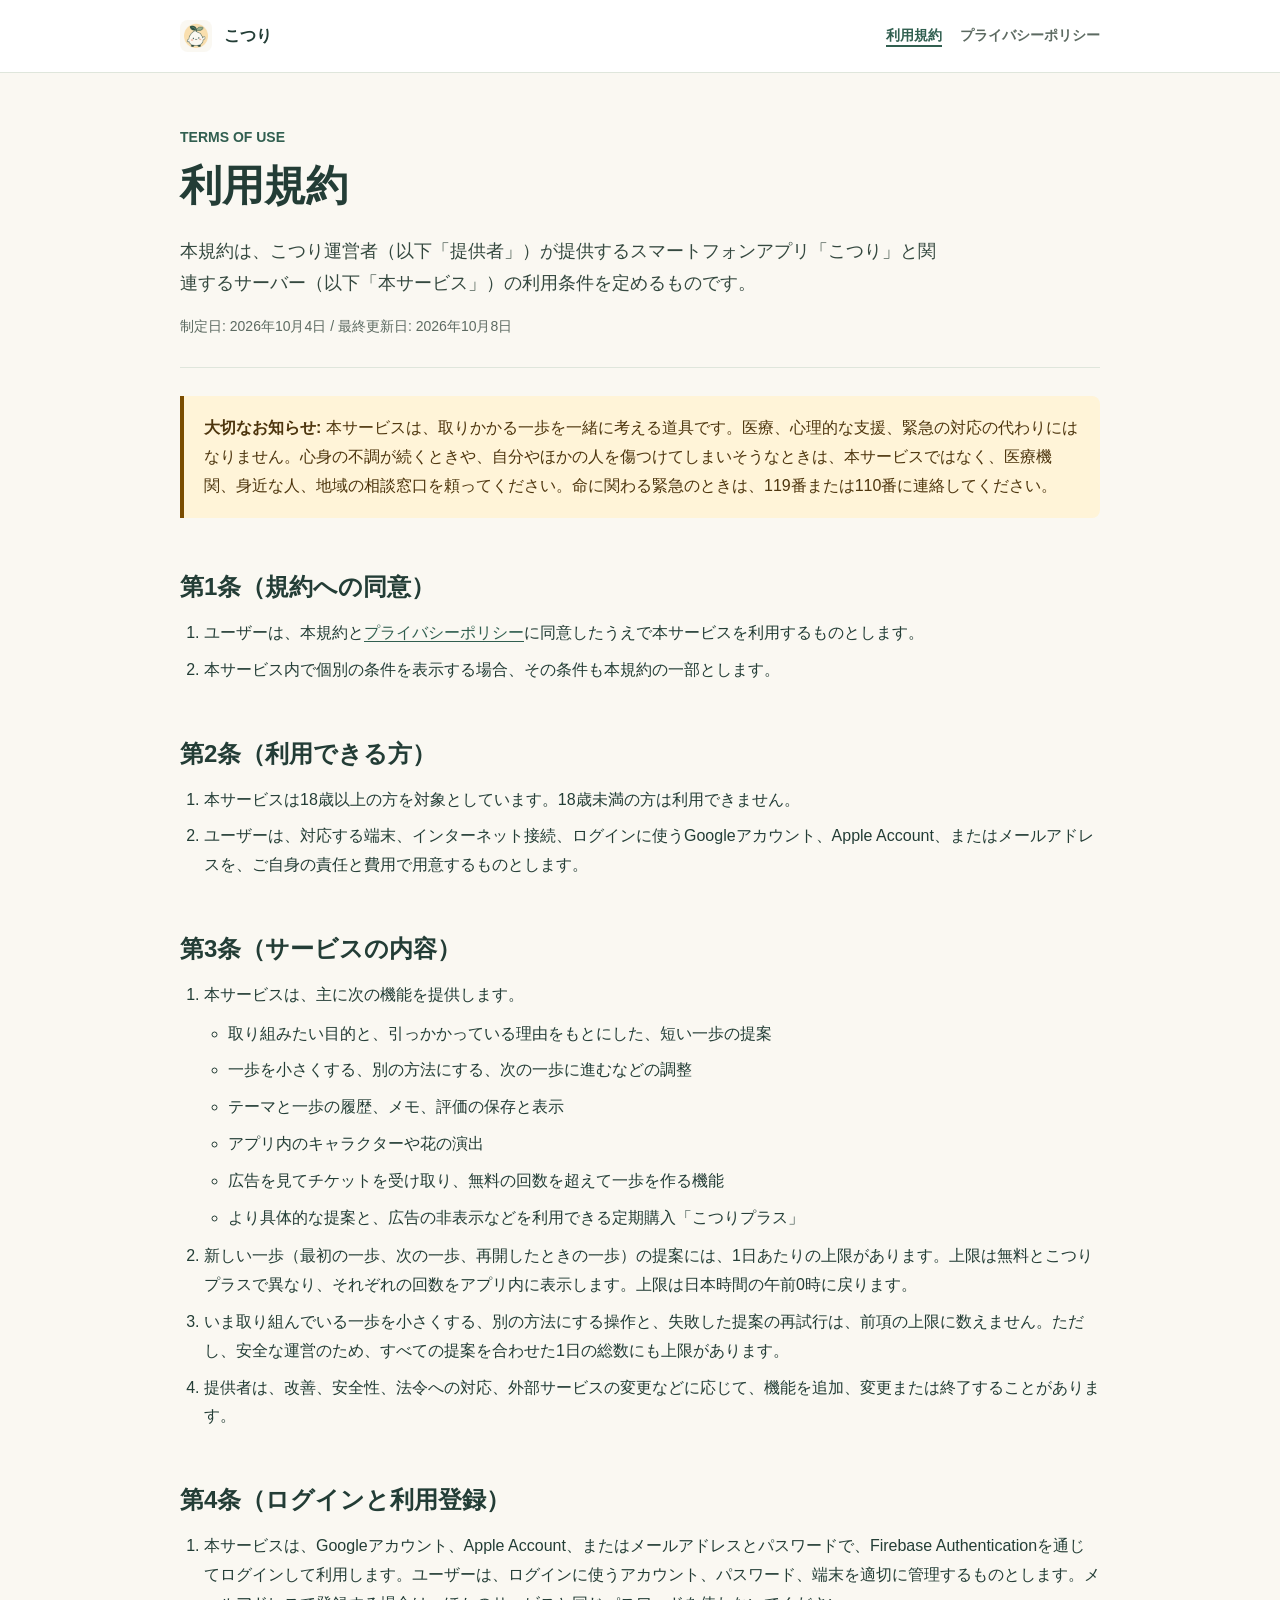
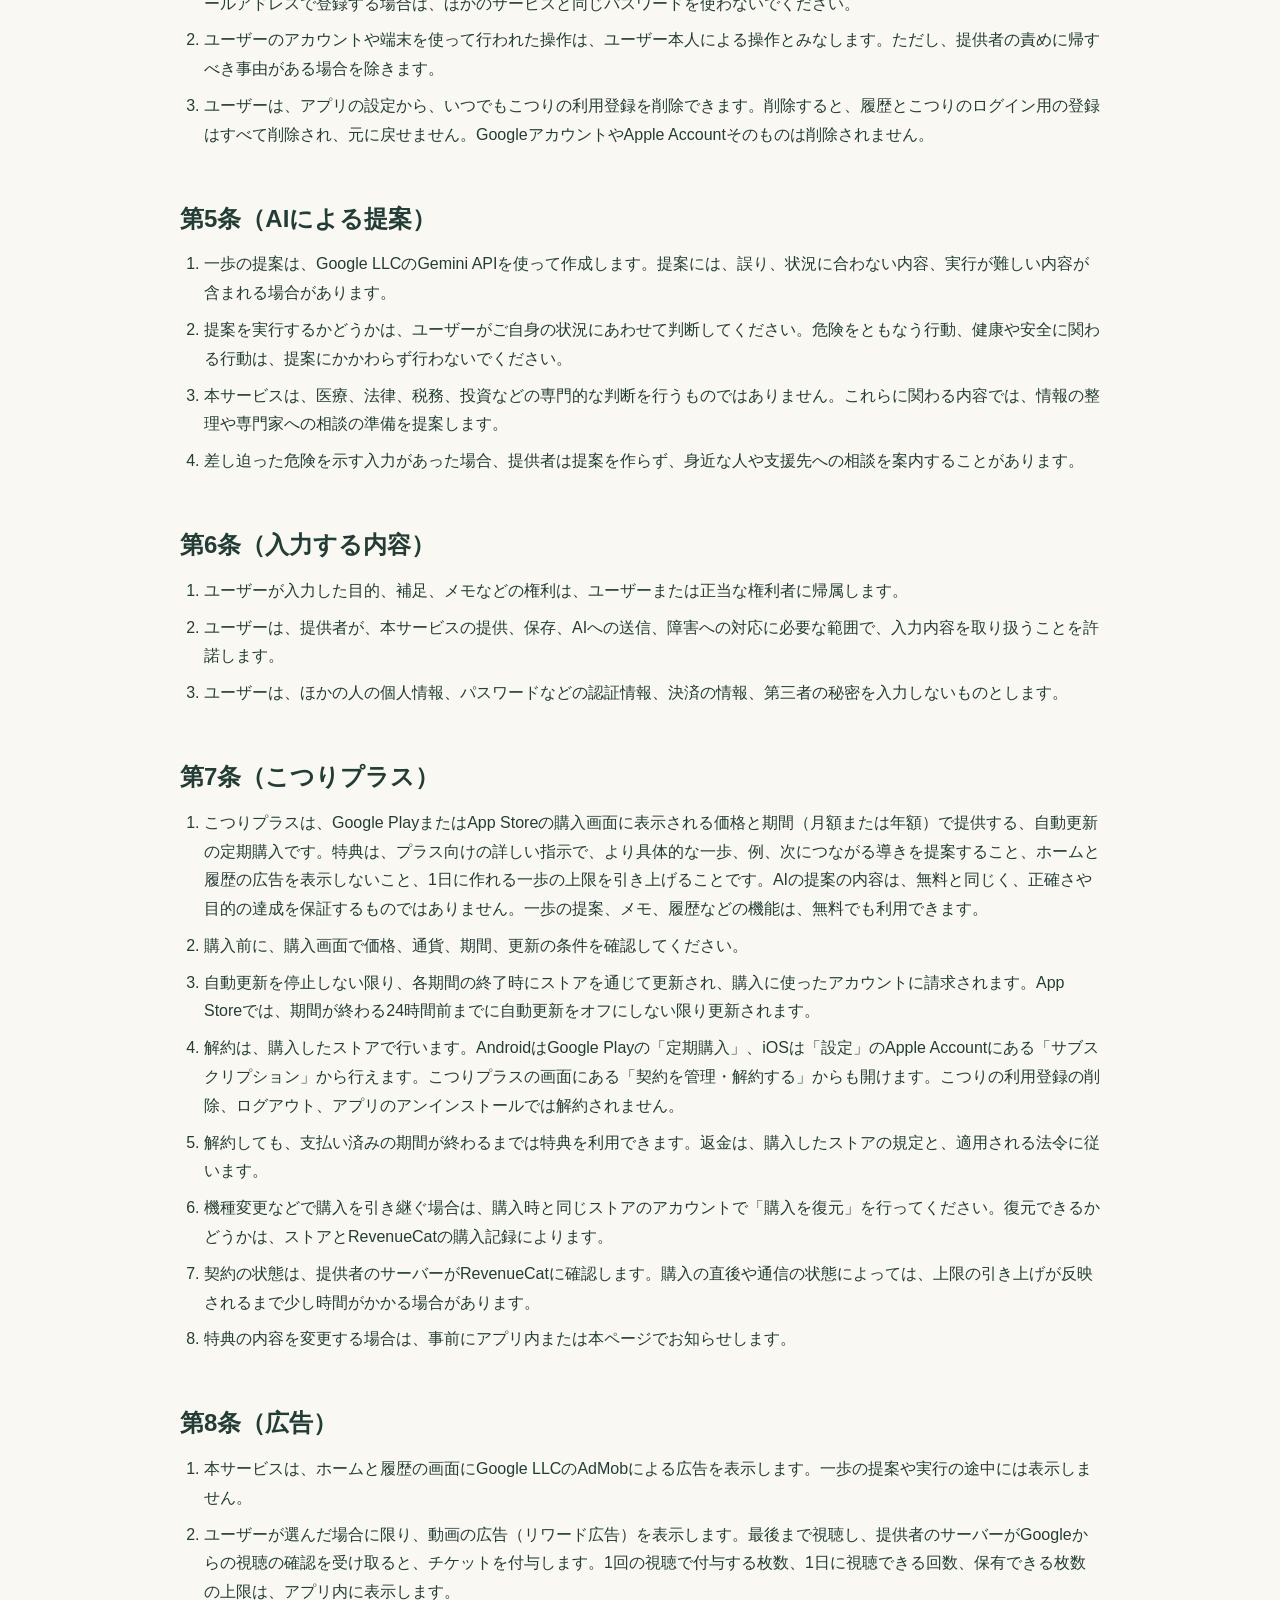
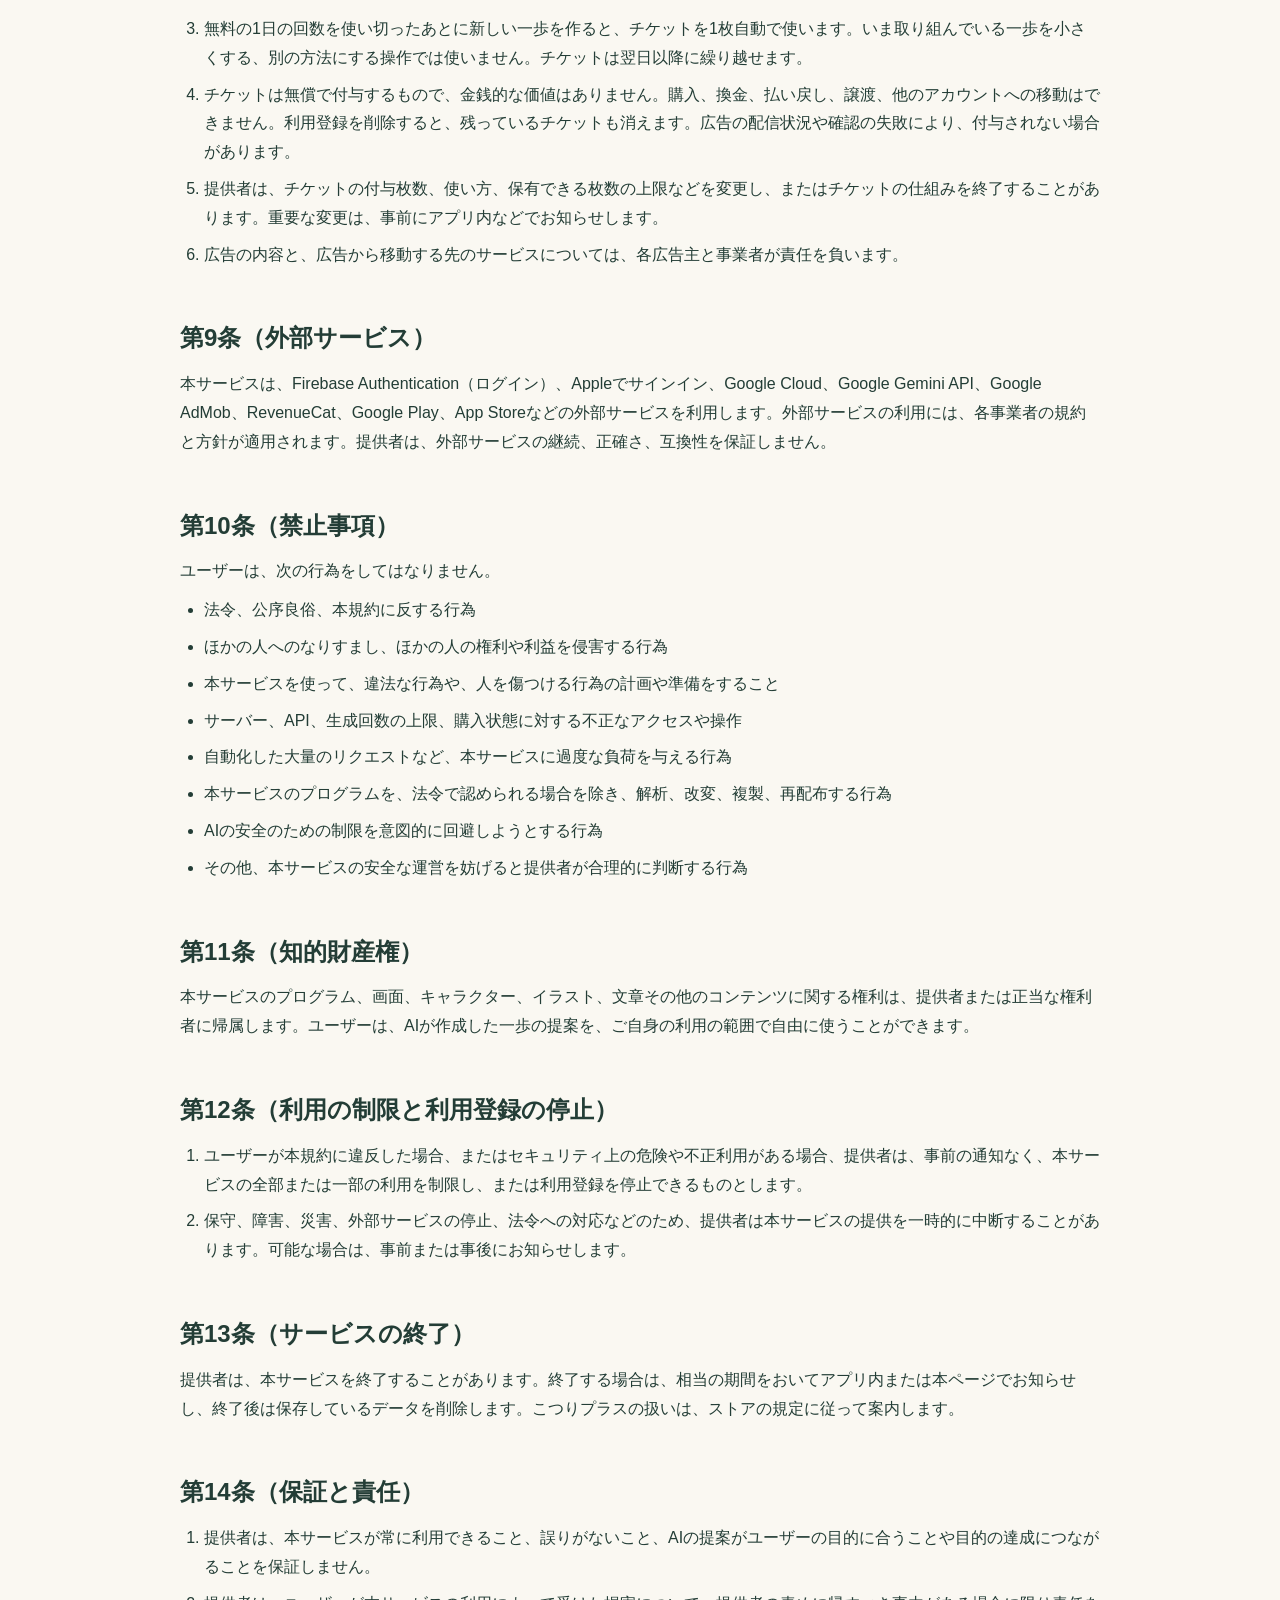
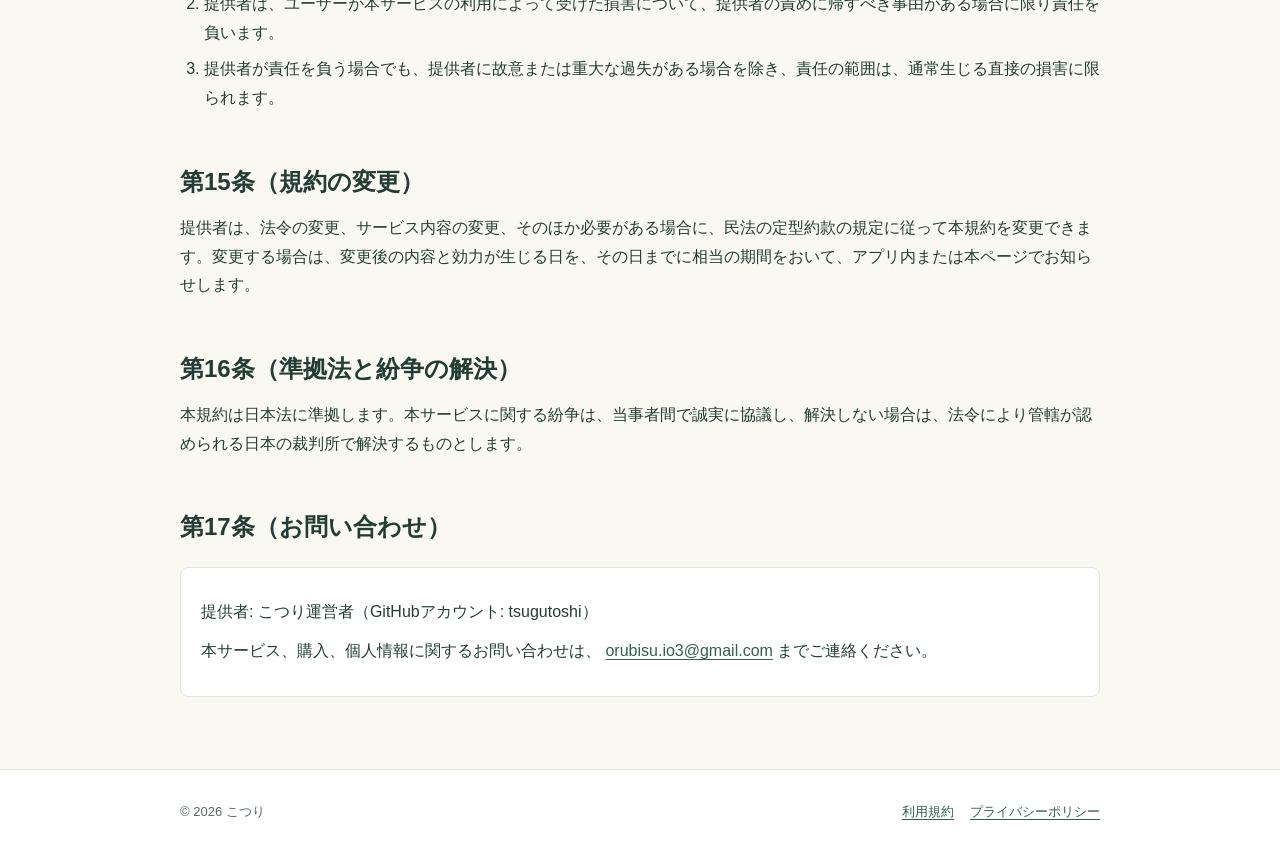
<file: terms.html>
<!doctype html>
<html lang="ja">
  <head>
    <meta charset="utf-8">
    <meta name="viewport" content="width=device-width, initial-scale=1">
    <meta name="description" content="こつり 利用規約">
    <title>利用規約 | こつり</title>
    <link rel="icon" href="assets/kotsuri-icon.png">
    <link rel="stylesheet" href="assets/legal.css">
  </head>
  <body>
    <header class="site-header">
      <div class="header-inner">
        <a class="brand" href="index.html" aria-label="こつり トップ">
          <img class="brand-icon" src="assets/kotsuri-icon.png" alt="" width="32" height="32">
          <span>こつり</span>
        </a>
        <nav class="site-nav" aria-label="法的情報">
          <a href="terms.html" aria-current="page">利用規約</a>
          <a href="privacy.html">プライバシーポリシー</a>
        </nav>
      </div>
    </header>

    <main class="page">
      <header class="document-header">
        <p class="eyebrow">TERMS OF USE</p>
        <h1>利用規約</h1>
        <p class="lead">
          本規約は、こつり運営者（以下「提供者」）が提供するスマートフォンアプリ「こつり」と関連するサーバー（以下「本サービス」）の利用条件を定めるものです。
        </p>
        <p class="updated">制定日: 2026年10月4日 / 最終更新日: 2026年10月8日</p>
      </header>

      <div class="notice warning">
        <strong>大切なお知らせ:</strong>
        本サービスは、取りかかる一歩を一緒に考える道具です。医療、心理的な支援、緊急の対応の代わりにはなりません。心身の不調が続くときや、自分やほかの人を傷つけてしまいそうなときは、本サービスではなく、医療機関、身近な人、地域の相談窓口を頼ってください。命に関わる緊急のときは、119番または110番に連絡してください。
      </div>

      <section class="legal-section" id="agreement">
        <h2>第1条（規約への同意）</h2>
        <ol>
          <li>ユーザーは、本規約と<a href="privacy.html">プライバシーポリシー</a>に同意したうえで本サービスを利用するものとします。</li>
          <li>本サービス内で個別の条件を表示する場合、その条件も本規約の一部とします。</li>
        </ol>
      </section>

      <section class="legal-section" id="eligibility">
        <h2>第2条（利用できる方）</h2>
        <ol>
          <li>本サービスは18歳以上の方を対象としています。18歳未満の方は利用できません。</li>
          <li>ユーザーは、対応する端末、インターネット接続、ログインに使うGoogleアカウント、Apple Account、またはメールアドレスを、ご自身の責任と費用で用意するものとします。</li>
        </ol>
      </section>

      <section class="legal-section" id="service">
        <h2>第3条（サービスの内容）</h2>
        <ol>
          <li>本サービスは、主に次の機能を提供します。
            <ul>
              <li>取り組みたい目的と、引っかかっている理由をもとにした、短い一歩の提案</li>
              <li>一歩を小さくする、別の方法にする、次の一歩に進むなどの調整</li>
              <li>テーマと一歩の履歴、メモ、評価の保存と表示</li>
              <li>アプリ内のキャラクターや花の演出</li>
              <li>広告を見てチケットを受け取り、無料の回数を超えて一歩を作る機能</li>
              <li>より具体的な提案と、広告の非表示などを利用できる定期購入「こつりプラス」</li>
            </ul>
          </li>
          <li>新しい一歩（最初の一歩、次の一歩、再開したときの一歩）の提案には、1日あたりの上限があります。上限は無料とこつりプラスで異なり、それぞれの回数をアプリ内に表示します。上限は日本時間の午前0時に戻ります。</li>
          <li>いま取り組んでいる一歩を小さくする、別の方法にする操作と、失敗した提案の再試行は、前項の上限に数えません。ただし、安全な運営のため、すべての提案を合わせた1日の総数にも上限があります。</li>
          <li>提供者は、改善、安全性、法令への対応、外部サービスの変更などに応じて、機能を追加、変更または終了することがあります。</li>
        </ol>
      </section>

      <section class="legal-section" id="account">
        <h2>第4条（ログインと利用登録）</h2>
        <ol>
          <li>本サービスは、Googleアカウント、Apple Account、またはメールアドレスとパスワードで、Firebase Authenticationを通じてログインして利用します。ユーザーは、ログインに使うアカウント、パスワード、端末を適切に管理するものとします。メールアドレスで登録する場合は、ほかのサービスと同じパスワードを使わないでください。</li>
          <li>ユーザーのアカウントや端末を使って行われた操作は、ユーザー本人による操作とみなします。ただし、提供者の責めに帰すべき事由がある場合を除きます。</li>
          <li>ユーザーは、アプリの設定から、いつでもこつりの利用登録を削除できます。削除すると、履歴とこつりのログイン用の登録はすべて削除され、元に戻せません。GoogleアカウントやApple Accountそのものは削除されません。</li>
        </ol>
      </section>

      <section class="legal-section" id="ai">
        <h2>第5条（AIによる提案）</h2>
        <ol>
          <li>一歩の提案は、Google LLCのGemini APIを使って作成します。提案には、誤り、状況に合わない内容、実行が難しい内容が含まれる場合があります。</li>
          <li>提案を実行するかどうかは、ユーザーがご自身の状況にあわせて判断してください。危険をともなう行動、健康や安全に関わる行動は、提案にかかわらず行わないでください。</li>
          <li>本サービスは、医療、法律、税務、投資などの専門的な判断を行うものではありません。これらに関わる内容では、情報の整理や専門家への相談の準備を提案します。</li>
          <li>差し迫った危険を示す入力があった場合、提供者は提案を作らず、身近な人や支援先への相談を案内することがあります。</li>
        </ol>
      </section>

      <section class="legal-section" id="content">
        <h2>第6条（入力する内容）</h2>
        <ol>
          <li>ユーザーが入力した目的、補足、メモなどの権利は、ユーザーまたは正当な権利者に帰属します。</li>
          <li>ユーザーは、提供者が、本サービスの提供、保存、AIへの送信、障害への対応に必要な範囲で、入力内容を取り扱うことを許諾します。</li>
          <li>ユーザーは、ほかの人の個人情報、パスワードなどの認証情報、決済の情報、第三者の秘密を入力しないものとします。</li>
        </ol>
      </section>

      <section class="legal-section" id="plus">
        <h2>第7条（こつりプラス）</h2>
        <ol>
          <li>こつりプラスは、Google PlayまたはApp Storeの購入画面に表示される価格と期間（月額または年額）で提供する、自動更新の定期購入です。特典は、プラス向けの詳しい指示で、より具体的な一歩、例、次につながる導きを提案すること、ホームと履歴の広告を表示しないこと、1日に作れる一歩の上限を引き上げることです。AIの提案の内容は、無料と同じく、正確さや目的の達成を保証するものではありません。一歩の提案、メモ、履歴などの機能は、無料でも利用できます。</li>
          <li>購入前に、購入画面で価格、通貨、期間、更新の条件を確認してください。</li>
          <li>自動更新を停止しない限り、各期間の終了時にストアを通じて更新され、購入に使ったアカウントに請求されます。App Storeでは、期間が終わる24時間前までに自動更新をオフにしない限り更新されます。</li>
          <li>解約は、購入したストアで行います。AndroidはGoogle Playの「定期購入」、iOSは「設定」のApple Accountにある「サブスクリプション」から行えます。こつりプラスの画面にある「契約を管理・解約する」からも開けます。こつりの利用登録の削除、ログアウト、アプリのアンインストールでは解約されません。</li>
          <li>解約しても、支払い済みの期間が終わるまでは特典を利用できます。返金は、購入したストアの規定と、適用される法令に従います。</li>
          <li>機種変更などで購入を引き継ぐ場合は、購入時と同じストアのアカウントで「購入を復元」を行ってください。復元できるかどうかは、ストアとRevenueCatの購入記録によります。</li>
          <li>契約の状態は、提供者のサーバーがRevenueCatに確認します。購入の直後や通信の状態によっては、上限の引き上げが反映されるまで少し時間がかかる場合があります。</li>
          <li>特典の内容を変更する場合は、事前にアプリ内または本ページでお知らせします。</li>
        </ol>
      </section>

      <section class="legal-section" id="ads">
        <h2>第8条（広告）</h2>
        <ol>
          <li>本サービスは、ホームと履歴の画面にGoogle LLCのAdMobによる広告を表示します。一歩の提案や実行の途中には表示しません。</li>
          <li>ユーザーが選んだ場合に限り、動画の広告（リワード広告）を表示します。最後まで視聴し、提供者のサーバーがGoogleからの視聴の確認を受け取ると、チケットを付与します。1回の視聴で付与する枚数、1日に視聴できる回数、保有できる枚数の上限は、アプリ内に表示します。</li>
          <li>無料の1日の回数を使い切ったあとに新しい一歩を作ると、チケットを1枚自動で使います。いま取り組んでいる一歩を小さくする、別の方法にする操作では使いません。チケットは翌日以降に繰り越せます。</li>
          <li>チケットは無償で付与するもので、金銭的な価値はありません。購入、換金、払い戻し、譲渡、他のアカウントへの移動はできません。利用登録を削除すると、残っているチケットも消えます。広告の配信状況や確認の失敗により、付与されない場合があります。</li>
          <li>提供者は、チケットの付与枚数、使い方、保有できる枚数の上限などを変更し、またはチケットの仕組みを終了することがあります。重要な変更は、事前にアプリ内などでお知らせします。</li>
          <li>広告の内容と、広告から移動する先のサービスについては、各広告主と事業者が責任を負います。</li>
        </ol>
      </section>

      <section class="legal-section" id="external">
        <h2>第9条（外部サービス）</h2>
        <p>
          本サービスは、Firebase Authentication（ログイン）、Appleでサインイン、Google Cloud、Google Gemini API、Google AdMob、RevenueCat、Google Play、App Storeなどの外部サービスを利用します。外部サービスの利用には、各事業者の規約と方針が適用されます。提供者は、外部サービスの継続、正確さ、互換性を保証しません。
        </p>
      </section>

      <section class="legal-section" id="prohibited">
        <h2>第10条（禁止事項）</h2>
        <p>ユーザーは、次の行為をしてはなりません。</p>
        <ul>
          <li>法令、公序良俗、本規約に反する行為</li>
          <li>ほかの人へのなりすまし、ほかの人の権利や利益を侵害する行為</li>
          <li>本サービスを使って、違法な行為や、人を傷つける行為の計画や準備をすること</li>
          <li>サーバー、API、生成回数の上限、購入状態に対する不正なアクセスや操作</li>
          <li>自動化した大量のリクエストなど、本サービスに過度な負荷を与える行為</li>
          <li>本サービスのプログラムを、法令で認められる場合を除き、解析、改変、複製、再配布する行為</li>
          <li>AIの安全のための制限を意図的に回避しようとする行為</li>
          <li>その他、本サービスの安全な運営を妨げると提供者が合理的に判断する行為</li>
        </ul>
      </section>

      <section class="legal-section" id="ip">
        <h2>第11条（知的財産権）</h2>
        <p>
          本サービスのプログラム、画面、キャラクター、イラスト、文章その他のコンテンツに関する権利は、提供者または正当な権利者に帰属します。ユーザーは、AIが作成した一歩の提案を、ご自身の利用の範囲で自由に使うことができます。
        </p>
      </section>

      <section class="legal-section" id="suspension">
        <h2>第12条（利用の制限と利用登録の停止）</h2>
        <ol>
          <li>ユーザーが本規約に違反した場合、またはセキュリティ上の危険や不正利用がある場合、提供者は、事前の通知なく、本サービスの全部または一部の利用を制限し、または利用登録を停止できるものとします。</li>
          <li>保守、障害、災害、外部サービスの停止、法令への対応などのため、提供者は本サービスの提供を一時的に中断することがあります。可能な場合は、事前または事後にお知らせします。</li>
        </ol>
      </section>

      <section class="legal-section" id="termination">
        <h2>第13条（サービスの終了）</h2>
        <p>
          提供者は、本サービスを終了することがあります。終了する場合は、相当の期間をおいてアプリ内または本ページでお知らせし、終了後は保存しているデータを削除します。こつりプラスの扱いは、ストアの規定に従って案内します。
        </p>
      </section>

      <section class="legal-section" id="liability">
        <h2>第14条（保証と責任）</h2>
        <ol>
          <li>提供者は、本サービスが常に利用できること、誤りがないこと、AIの提案がユーザーの目的に合うことや目的の達成につながることを保証しません。</li>
          <li>提供者は、ユーザーが本サービスの利用によって受けた損害について、提供者の責めに帰すべき事由がある場合に限り責任を負います。</li>
          <li>提供者が責任を負う場合でも、提供者に故意または重大な過失がある場合を除き、責任の範囲は、通常生じる直接の損害に限られます。</li>
        </ol>
      </section>

      <section class="legal-section" id="changes">
        <h2>第15条（規約の変更）</h2>
        <p>
          提供者は、法令の変更、サービス内容の変更、そのほか必要がある場合に、民法の定型約款の規定に従って本規約を変更できます。変更する場合は、変更後の内容と効力が生じる日を、その日までに相当の期間をおいて、アプリ内または本ページでお知らせします。
        </p>
      </section>

      <section class="legal-section" id="law">
        <h2>第16条（準拠法と紛争の解決）</h2>
        <p>
          本規約は日本法に準拠します。本サービスに関する紛争は、当事者間で誠実に協議し、解決しない場合は、法令により管轄が認められる日本の裁判所で解決するものとします。
        </p>
      </section>

      <section class="legal-section" id="contact">
        <h2>第17条（お問い合わせ）</h2>
        <div class="contact-block">
          <p>提供者: こつり運営者（GitHubアカウント: tsugutoshi）</p>
          <p>
            本サービス、購入、個人情報に関するお問い合わせは、
            <a href="mailto:orubisu.io3@gmail.com">orubisu.io3@gmail.com</a>
            までご連絡ください。
          </p>
        </div>
      </section>
    </main>

    <footer class="site-footer">
      <div class="site-footer-inner">
        <p>&copy; 2026 こつり</p>
        <div class="footer-links">
          <a href="terms.html">利用規約</a>
          <a href="privacy.html">プライバシーポリシー</a>
        </div>
      </div>
    </footer>
  </body>
</html>
</file>
<file: assets/legal.css>
:root {
  color-scheme: light;
  --bg: #faf8f2;
  --surface: #ffffff;
  --text: #233d36;
  --muted: #5c6a61;
  --line: #dfe6dc;
  --accent: #4f7d6b;
  --accent-strong: #315f50;
  --accent-soft: #edf3ec;
  --warning: #7a4c00;
  --warning-bg: #fff4d8;
  --focus: #005fcc;
}

* {
  box-sizing: border-box;
}

html {
  scroll-behavior: smooth;
}

body {
  margin: 0;
  background: var(--bg);
  color: var(--text);
  font-family: -apple-system, BlinkMacSystemFont, "Segoe UI", "Noto Sans JP",
    "Hiragino Kaku Gothic ProN", "Yu Gothic", Meiryo, sans-serif;
  font-size: 16px;
  line-height: 1.8;
}

a {
  color: var(--accent-strong);
  text-underline-offset: 0.2em;
}

a:hover {
  text-decoration-thickness: 2px;
}

a:focus-visible {
  outline: 3px solid var(--focus);
  outline-offset: 3px;
}

.site-header {
  background: var(--surface);
  border-bottom: 1px solid var(--line);
}

.header-inner,
.page,
.site-footer-inner {
  width: min(100% - 32px, 920px);
  margin-inline: auto;
}

.header-inner {
  min-height: 72px;
  display: flex;
  align-items: center;
  justify-content: space-between;
  gap: 20px;
}

.brand {
  display: inline-flex;
  align-items: center;
  gap: 12px;
  color: var(--text);
  font-weight: 700;
  text-decoration: none;
}

.brand-mark {
  width: 36px;
  height: 36px;
  display: grid;
  place-items: center;
  border-radius: 8px;
  background: #315f50;
  color: #ffffff;
  font-size: 20px;
  line-height: 1;
}

.site-nav {
  display: flex;
  flex-wrap: wrap;
  justify-content: flex-end;
  gap: 8px 18px;
}

.site-nav a {
  color: var(--muted);
  font-size: 14px;
  font-weight: 600;
  text-decoration: none;
}

.site-nav a[aria-current="page"] {
  color: var(--accent-strong);
  text-decoration: underline;
  text-decoration-thickness: 2px;
  text-underline-offset: 0.35em;
}

.page {
  padding-block: 52px 72px;
}

.document-header {
  padding-bottom: 28px;
  border-bottom: 1px solid var(--line);
}

.eyebrow {
  margin: 0 0 6px;
  color: var(--accent-strong);
  font-size: 14px;
  font-weight: 700;
}

h1,
h2,
h3 {
  line-height: 1.45;
  letter-spacing: 0;
}

h1 {
  margin: 0;
  font-size: clamp(28px, 5vw, 42px);
}

h2 {
  margin: 48px 0 14px;
  padding-top: 4px;
  font-size: 24px;
}

h3 {
  margin: 26px 0 8px;
  font-size: 18px;
}

p,
ul,
ol,
dl {
  margin-block: 10px;
}

ul,
ol {
  padding-left: 1.5em;
}

li + li {
  margin-top: 8px;
}

.updated {
  margin: 14px 0 0;
  color: var(--muted);
  font-size: 14px;
}

.lead {
  max-width: 760px;
  margin: 18px 0 0;
  color: #34483f;
  font-size: 18px;
}

.notice {
  margin: 28px 0;
  padding: 18px 20px;
  border-left: 4px solid var(--accent);
  border-radius: 0 8px 8px 0;
  background: var(--accent-soft);
}

.notice.warning {
  border-left-color: var(--warning);
  background: var(--warning-bg);
  color: #4d350d;
}

.legal-section {
  scroll-margin-top: 24px;
}

.table-wrap {
  margin-block: 18px;
  overflow-x: auto;
  border: 1px solid var(--line);
  border-radius: 8px;
  background: var(--surface);
}

table {
  width: 100%;
  min-width: 680px;
  border-collapse: collapse;
  font-size: 14px;
  line-height: 1.65;
}

th,
td {
  padding: 14px 16px;
  border-bottom: 1px solid var(--line);
  text-align: left;
  vertical-align: top;
}

th {
  background: #edf3ec;
  font-weight: 700;
}

tr:last-child td {
  border-bottom: 0;
}

.link-list {
  display: grid;
  grid-template-columns: repeat(3, minmax(0, 1fr));
  gap: 12px;
  margin-top: 28px;
}

.link-item {
  min-height: 132px;
  padding: 18px;
  border: 1px solid var(--line);
  border-radius: 8px;
  background: var(--surface);
}

.link-item h2 {
  margin: 0 0 8px;
  padding: 0;
  font-size: 19px;
}

.link-item p {
  margin: 0;
  color: var(--muted);
  font-size: 14px;
}

.action-link {
  display: inline-flex;
  align-items: center;
  justify-content: center;
  min-height: 48px;
  margin-top: 18px;
  padding: 10px 18px;
  border-radius: 8px;
  background: var(--accent-strong);
  color: #ffffff;
  font-weight: 700;
  text-decoration: none;
}

.contact-block {
  margin-top: 22px;
  padding: 20px;
  border: 1px solid var(--line);
  border-radius: 8px;
  background: var(--surface);
}

.site-footer {
  border-top: 1px solid var(--line);
  background: var(--surface);
}

.site-footer-inner {
  display: flex;
  align-items: center;
  justify-content: space-between;
  gap: 16px;
  min-height: 84px;
  color: var(--muted);
  font-size: 13px;
}

.site-footer p {
  margin: 0;
}

.footer-links {
  display: flex;
  flex-wrap: wrap;
  justify-content: flex-end;
  gap: 8px 16px;
}


/* Product page (index.html) */
.brand-icon {
  width: 32px;
  height: 32px;
  border-radius: 8px;
}

.hero {
  display: grid;
  grid-template-columns: minmax(0, 1fr) 260px;
  align-items: center;
  gap: 40px;
  padding-bottom: 36px;
  border-bottom: 1px solid var(--line);
}

.hero h1 {
  font-size: clamp(32px, 6vw, 46px);
  line-height: 1.35;
}

.hero-screen {
  width: 100%;
  height: auto;
  border-radius: 16px;
  box-shadow: 0 12px 32px rgba(35, 61, 54, 0.14);
}

.platforms {
  color: var(--muted);
  font-size: 14px;
}

.steps {
  display: grid;
  grid-template-columns: repeat(3, minmax(0, 1fr));
  gap: 12px;
  margin-top: 20px;
  padding: 0;
  list-style: none;
  counter-reset: step;
}

.steps li,
.feature {
  padding: 18px;
  border: 1px solid var(--line);
  border-radius: 8px;
  background: var(--surface);
}

.steps li + li {
  margin-top: 0;
}

.steps li::before {
  counter-increment: step;
  content: counter(step);
  display: grid;
  place-items: center;
  width: 32px;
  height: 32px;
  margin-bottom: 10px;
  border-radius: 50%;
  background: var(--accent-soft);
  color: var(--accent-strong);
  font-weight: 700;
}

.steps h3,
.feature h3,
.link-item h3 {
  margin: 0 0 6px;
  font-size: 17px;
}

.steps p,
.feature p {
  margin: 0;
  color: var(--muted);
  font-size: 14px;
}

.feature-grid {
  display: grid;
  grid-template-columns: repeat(3, minmax(0, 1fr));
  gap: 12px;
  margin-top: 20px;
}

.screens {
  display: flex;
  justify-content: center;
  gap: 20px;
  margin-top: 28px;
}

.screens img {
  width: min(44%, 240px);
  height: auto;
  border-radius: 16px;
  box-shadow: 0 12px 32px rgba(35, 61, 54, 0.14);
}

@media (max-width: 720px) {
  .hero {
    grid-template-columns: 1fr;
    gap: 28px;
  }

  .hero-screen {
    width: min(70%, 260px);
    justify-self: center;
  }

  .steps,
  .feature-grid {
    grid-template-columns: 1fr;
  }

  .header-inner {
    align-items: flex-start;
    flex-direction: column;
    padding-block: 16px;
  }

  .site-nav {
    justify-content: flex-start;
  }

  .page {
    padding-block: 36px 56px;
  }

  h2 {
    margin-top: 38px;
  }

  .link-list {
    grid-template-columns: 1fr;
  }

  .site-footer-inner {
    align-items: flex-start;
    flex-direction: column;
    padding-block: 18px;
  }

  .footer-links {
    justify-content: flex-start;
  }
}

@media print {
  body {
    background: #ffffff;
    font-size: 11pt;
  }

  .site-nav,
  .site-footer,
  .action-link {
    display: none;
  }

  .page {
    width: 100%;
    padding: 0;
  }

  a {
    color: inherit;
  }
}
</file>
